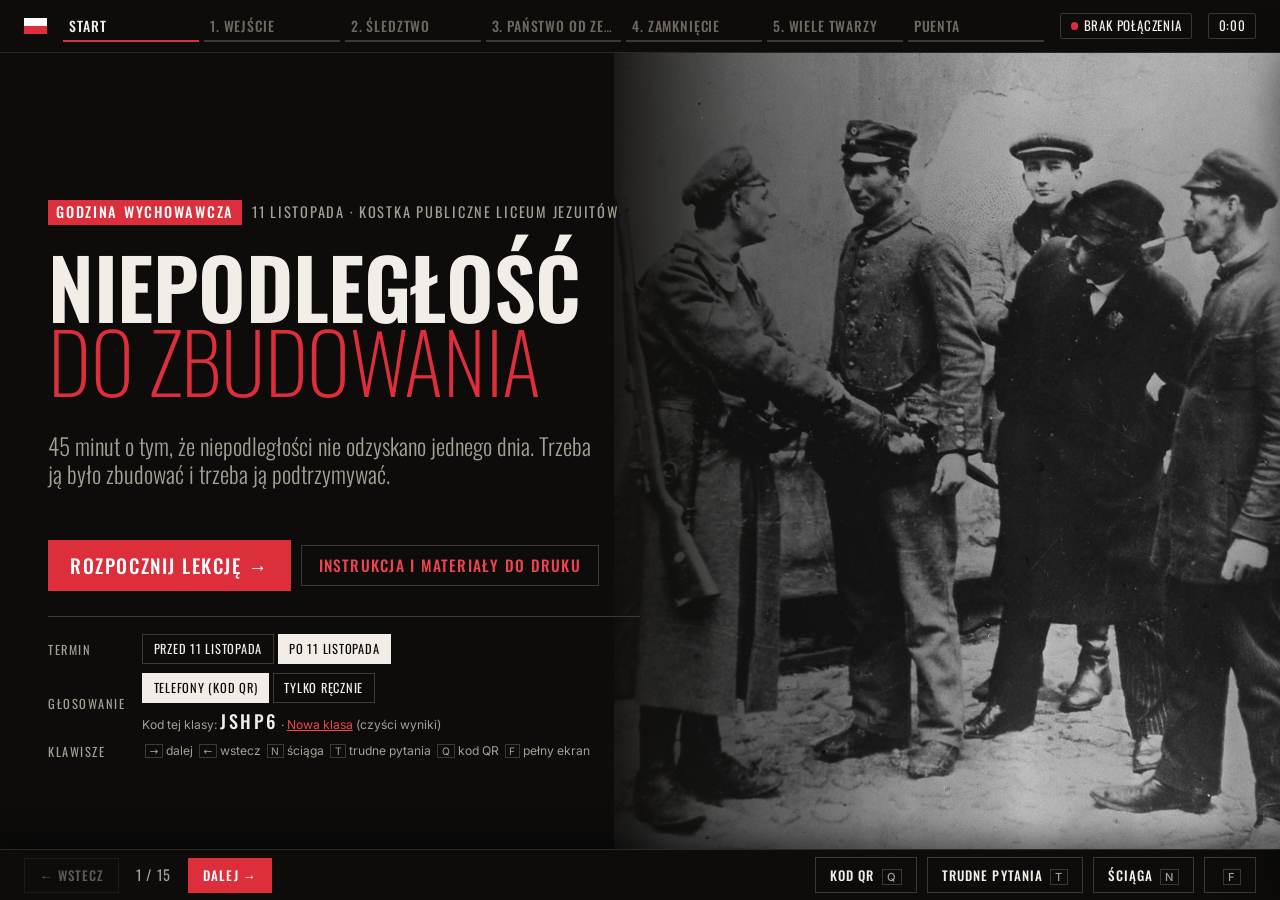
<file: docs/index.html>
<!doctype html>
<html lang="pl">
<head>
<meta charset="utf-8">
<meta name="viewport" content="width=device-width, initial-scale=1">
<meta name="theme-color" content="#0d0c0b">
<title>Niepodległość do zbudowania</title>
<meta name="description" content="Interaktywna lekcja wychowawcza na 11 listopada dla liceum. Ekran projektora z głosowaniem telefonami, symulacją i ściągą dla wychowawcy.">
<link rel="stylesheet" href="fonts/fonty.css">
<link rel="icon" href="data:image/svg+xml,%3Csvg xmlns='http://www.w3.org/2000/svg' viewBox='0 0 32 32'%3E%3Crect width='32' height='32' rx='6' fill='%230d0c0b'/%3E%3Crect x='6' y='9' width='20' height='7' fill='%23fff'/%3E%3Crect x='6' y='16' width='20' height='7' fill='%23a3171f'/%3E%3C/svg%3E">
<style>
:root{
  --tlo:#0d0c0b; --tlo2:#141210; --papier:#1a1816; --papier2:#211f1c; --tusz:#f2eee7; --szary:#a59e93; --jasny:#6d675e;
  --linia:#2a2724; --linia2:#3c3834; --czerwien:#dc2f3b; --czerwien2:#ef4450; --czerwienG:#a3171f;
  --cond:"Oswald","Arial Narrow","Roboto Condensed",sans-serif; --sans:"Inter",system-ui,-apple-system,"Segoe UI",Roboto,Arial,sans-serif;
  --serif:var(--cond);
  --u:min(.94vw,1.68vh);
}
*{box-sizing:border-box}
html,body{margin:0;height:100%;background:var(--tlo);color:var(--tusz);font-family:var(--sans);overflow:hidden}
body{font-size:calc(var(--u)*1.6);line-height:1.45}
button{font:inherit;color:inherit;cursor:pointer}
h1,h2,h3{font-family:var(--cond);font-weight:500;margin:0;text-transform:uppercase;letter-spacing:.005em;line-height:1.05}
a{color:var(--czerwien2)}
.ukryj{display:none!important}

/* ---------- górny pasek ---------- */
#gora{position:fixed;top:0;left:0;right:0;height:calc(var(--u)*4.4);display:flex;align-items:center;gap:calc(var(--u)*1.4);padding:0 calc(var(--u)*2);background:var(--tlo);z-index:5;border-bottom:1px solid var(--linia)}
#gora .tyt{display:flex;align-items:center;gap:.6em;font-family:var(--cond);font-weight:500;font-size:.9em;letter-spacing:.06em;text-transform:uppercase;white-space:nowrap}
#gora .tyt i{display:inline-flex;flex-direction:column;width:1.3em;height:.9em}
#gora .tyt i:before,#gora .tyt i:after{content:"";flex:1;background:#fff}#gora .tyt i:after{background:var(--czerwien)}
@media (max-width:1900px){#gora .tyt span{display:none}}
#etapy{display:flex;flex:1;gap:calc(var(--u)*.4);min-width:0}
#etapy button{flex:1;min-width:0;border:0;background:transparent;padding:calc(var(--u)*.5) calc(var(--u)*.5) calc(var(--u)*.35);text-align:left;border-bottom:2px solid var(--linia2);font-family:var(--cond);text-transform:uppercase;letter-spacing:.06em;font-size:.72em;color:var(--jasny);white-space:nowrap;overflow:hidden;text-overflow:ellipsis}
#etapy button b{font-weight:500}
#etapy button.byl{border-bottom-color:#6d675e;color:var(--szary)}
#etapy button.teraz{border-bottom-color:var(--czerwien);color:var(--tusz)}
#etapy button span{color:var(--jasny);margin-left:.4em;font-weight:300}
.chip{display:inline-flex;align-items:center;gap:.45em;border:1px solid var(--linia2);border-radius:2px;padding:.2em .7em;font-size:.68em;white-space:nowrap;font-family:var(--cond);letter-spacing:.06em;text-transform:uppercase}
.chip .kropka{width:.55em;height:.55em;border-radius:50%;background:var(--jasny)}
.chip.ok .kropka{background:#3fbf7f}.chip.zle .kropka{background:var(--czerwien)}
#zegar{font-variant-numeric:tabular-nums}

/* ---------- scena ---------- */
#scena{position:absolute;top:calc(var(--u)*4.4);bottom:0;left:0;right:0;display:flex;justify-content:center;overflow:auto;overflow-x:hidden}
#ekran{width:min(100%,calc(var(--u)*150));padding:calc(var(--u)*2.6) calc(var(--u)*4) calc(var(--u)*2);display:flex;flex-direction:column;min-height:100%}
#ekran>*:not(.foto-tlo):not(.podpis){position:relative;z-index:1}
.ekran-in>*:not(.foto-tlo):not(.podpis){animation:wej .45s ease-out both}
.ekran-in>*:nth-child(3){animation-delay:.06s}.ekran-in>*:nth-child(4){animation-delay:.12s}
@keyframes wej{from{opacity:0;transform:translateY(10px)}to{opacity:1;transform:none}}
.ekran-in>.foto-tlo{animation:fotoWej .9s ease-out both}
@keyframes fotoWej{from{opacity:0;transform:scale(1.03)}to{opacity:1;transform:none}}

/* zdjęcia */
.foto-tlo{position:absolute;inset:0;z-index:0;overflow:hidden;pointer-events:none}
.foto-tlo img{position:absolute;top:0;right:0;height:100%;width:52%;object-fit:cover;object-position:center 25%;filter:grayscale(1) contrast(1.12) brightness(.92)}
.foto-tlo:after{content:"";position:absolute;inset:0;background:linear-gradient(90deg,var(--tlo) 0%,var(--tlo) 46%,rgba(13,12,11,.55) 58%,rgba(13,12,11,.05) 80%,rgba(13,12,11,.2) 100%)}
.foto-tlo.pelne img{width:100%}
.foto-tlo.pelne:after{background:linear-gradient(90deg,rgba(13,12,11,.96) 0%,rgba(13,12,11,.82) 45%,rgba(13,12,11,.55) 100%)}
.foto-tlo.slabe img{opacity:.55;width:100%}
.foto-tlo.slabe:after{background:rgba(13,12,11,.82)}
.foto-tlo.kolor img{filter:saturate(1.05) brightness(.95)}
.foto-tlo.kolor.slabe img{filter:brightness(.9)}
.podpis{position:absolute;right:calc(var(--u)*1.6);bottom:calc(var(--u)*1);z-index:2;font-size:.55em;color:rgba(242,238,231,.65);max-width:40%;text-align:right;letter-spacing:.02em}
.fig{margin:0;display:flex;flex-direction:column;gap:.4em}
.fig img{width:100%;height:100%;min-height:0;object-fit:cover;filter:grayscale(1) contrast(1.1);display:block;flex:1}
.fig figcaption{font-size:.6em;color:var(--szary)}

.etykieta{display:flex;align-items:center;gap:.7em;font-family:var(--cond);font-size:.75em;letter-spacing:.12em;text-transform:uppercase;color:var(--szary);margin-bottom:calc(var(--u)*1.1)}
.etykieta b{background:var(--czerwien);color:#fff;font-weight:500;padding:.12em .55em}
.ekran-tyt{font-size:2.6em;line-height:1.04;margin-bottom:calc(var(--u)*1.6);max-width:30em}
.lead{font-family:var(--cond);font-weight:300;font-size:1.9em;line-height:1.25}
.mdl{color:var(--szary)}
.kolumny{display:grid;grid-template-columns:1.25fr 1fr;gap:calc(var(--u)*3);align-items:center;flex:1}
.karta{background:var(--papier);border:1px solid var(--linia);padding:calc(var(--u)*1.6) calc(var(--u)*1.8)}
.przyciski{display:flex;gap:calc(var(--u)*.8);flex-wrap:wrap;margin-top:calc(var(--u)*1.4);align-items:center}
.btn{border:1px solid var(--linia2);background:transparent;border-radius:0;padding:.55em 1.1em;font-family:var(--cond);font-size:.8em;letter-spacing:.08em;text-transform:uppercase;font-weight:500;transition:background .15s,border-color .15s,color .15s}
.btn:hover{border-color:var(--tusz)}
.btn.glowny{background:var(--czerwien);border-color:var(--czerwien);color:#fff}
.btn.glowny:hover{background:var(--czerwien2)}
.btn.maly{font-size:.66em;padding:.35em .75em}
.btn[disabled]{opacity:.35;cursor:default}
.wniosek{border-left:3px solid var(--czerwien);padding:calc(var(--u)*.4) 0 calc(var(--u)*.4) calc(var(--u)*1.8);font-family:var(--cond);font-weight:300;font-size:1.55em;line-height:1.3}
.wniosek.duzy{font-size:2.5em;line-height:1.18;text-transform:uppercase}
.licznik{font-family:var(--cond);text-transform:uppercase;letter-spacing:.08em;font-size:.75em;color:var(--szary)}
.licznik b{color:var(--tusz);font-size:1.5em;font-weight:500;font-variant-numeric:tabular-nums;margin-left:.2em}

/* wielki numer */
.z-numerem{display:grid;grid-template-columns:calc(var(--u)*17) 1fr;gap:calc(var(--u)*3);align-items:start;flex:1}
.numer{font-family:var(--cond);font-weight:500;font-size:12em;line-height:1;margin-top:-.12em;color:transparent;-webkit-text-stroke:2px var(--tusz);letter-spacing:-.02em;position:relative}
.numer sub{display:block;margin-top:0;font-size:.15em;-webkit-text-stroke:0;color:var(--czerwien);letter-spacing:.06em;font-weight:400}

/* ---------- start ---------- */
.start{display:flex;flex-direction:column;justify-content:center;flex:1;max-width:50%;gap:calc(var(--u)*.9)}
.start h1{font-size:4.3em;line-height:.9;font-weight:600;letter-spacing:-.005em}
.start h1 em{display:block;font-style:normal;font-weight:200;color:var(--czerwien)}
.start .lead{font-size:1.2em;color:var(--szary);max-width:24em}
.ustaw{display:grid;grid-template-columns:auto 1fr;gap:calc(var(--u)*.7) calc(var(--u)*1.4);align-items:center;margin-top:calc(var(--u)*1.2);padding-top:calc(var(--u)*1.4);border-top:1px solid var(--linia2);font-size:.9em}
.ustaw h3{font-family:var(--cond);font-size:.72em;letter-spacing:.12em;color:var(--szary);font-weight:400}
.przel{display:flex;gap:4px;flex-wrap:wrap}
.przel button{border:1px solid var(--linia2);background:transparent;padding:.4em .85em;font-family:var(--cond);text-transform:uppercase;letter-spacing:.06em;font-size:.72em}
.przel button.wl{background:var(--tusz);color:var(--tlo);border-color:var(--tusz)}
.mini{font-size:.7em;color:var(--szary);line-height:1.45}
.kodsesji{font-family:var(--cond);font-size:1.5em;letter-spacing:.14em;font-weight:500;color:var(--tusz)}

/* ---------- QR ---------- */
.qrbox{display:flex;flex-direction:column;align-items:center;gap:calc(var(--u)*.8)}
.qrbox .qr{background:#fff;padding:calc(var(--u)*1.2)}
.qrbox .qr svg{display:block;width:calc(var(--u)*22);height:calc(var(--u)*22)}
.qrbox .adres{font-size:.75em;color:var(--szary);text-align:center;word-break:break-all}
.qrbox .adres b{color:var(--tusz);font-family:var(--cond);font-size:1.8em;letter-spacing:.14em;font-weight:500}

/* ---------- quiz ---------- */
.opcje{display:flex;flex-direction:column;gap:calc(var(--u)*.55)}
.opcja{position:relative;display:grid;grid-template-columns:calc(var(--u)*3) 1fr auto;align-items:center;gap:calc(var(--u)*1);background:var(--papier);border:1px solid var(--linia);padding:calc(var(--u)*.9) calc(var(--u)*1.2);overflow:hidden;font-size:1.02em}
.opcja .lit{font-family:var(--cond);font-weight:500;font-size:1.35em;color:var(--czerwien)}
.opcja .pasek{position:absolute;left:0;top:0;bottom:0;background:rgba(242,238,231,.08);z-index:0;transition:width .7s cubic-bezier(.2,.7,.2,1)}
.opcja>*:not(.pasek){position:relative;z-index:1}
.opcja .wyn{font-family:var(--cond);font-variant-numeric:tabular-nums;font-weight:500;display:flex;align-items:center;gap:.5em;font-size:1.05em}
.opcja.dobra{border-color:var(--czerwien);box-shadow:inset 4px 0 0 var(--czerwien)}
.opcja.dobra .pasek{background:rgba(220,47,59,.35)}
.opcja.zla{opacity:.4}
.plusminus{display:inline-flex;gap:3px}
.plusminus button{border:1px solid var(--linia2);background:var(--tlo2);width:1.6em;height:1.6em;font-size:.85em;line-height:1;padding:0}
.wyjasn{margin-top:calc(var(--u)*1.2);border-left:3px solid var(--czerwien);padding:calc(var(--u)*.3) 0 calc(var(--u)*.3) calc(var(--u)*1.4);font-size:.95em;color:var(--tusz)}
.odp-z-foto{display:grid;grid-template-columns:1fr calc(var(--u)*24);gap:calc(var(--u)*2);align-items:stretch;margin-top:calc(var(--u)*1.2)}
.odp-z-foto .wyjasn{margin-top:0}
.odp-z-foto .fig{height:calc(var(--u)*16)}

/* ---------- oś czasu ---------- */
.os{position:relative;z-index:3;display:grid;grid-template-columns:repeat(9,1fr);border-top:1px solid var(--linia2);margin-bottom:calc(var(--u)*1.6)}
.punkt{border:0;background:transparent;padding:calc(var(--u)*.7) 0 0;text-align:left;position:relative;font-family:var(--cond);color:var(--jasny);letter-spacing:.04em}
.punkt:before{content:"";position:absolute;top:-1px;left:0;right:calc(var(--u)*1);height:3px;background:transparent;transition:background .2s}
.punkt i{display:none}
.punkt span{font-size:1.15em;font-weight:500}
.punkt.wid{color:var(--szary)}
.punkt.akt{color:var(--tusz)}
.punkt.akt:before{background:var(--czerwien)}
.punkt.jedenasty span{color:var(--czerwien2)}
.os-opis{flex:1;min-height:0}
.os-det{display:grid;grid-template-columns:auto 1fr calc(var(--u)*30);gap:calc(var(--u)*2.6);align-items:start;height:100%}
.os-det .dzien{pointer-events:none;font-family:var(--cond);line-height:.8;text-align:left}
.os-det .dzien b{display:block;font-size:11em;font-weight:500;color:transparent;-webkit-text-stroke:2px var(--tusz)}
.os-det .dzien span{display:block;font-size:1.2em;letter-spacing:.2em;color:var(--czerwien);margin-top:.9em;font-weight:400}
.os-det .wyd{font-family:var(--cond);font-weight:300;font-size:1.75em;line-height:1.28}
.os-det .arg{margin-top:1em;color:var(--szary);font-size:.95em;border-top:1px solid var(--linia2);padding-top:.8em}
.os-det .arg b{display:block;color:var(--czerwien);font-family:var(--cond);font-weight:500;text-transform:uppercase;letter-spacing:.1em;font-size:.8em;margin-bottom:.2em}
.os-det .fig{height:calc(var(--u)*30)}

/* ---------- wyniki daty (pionowe słupki) ---------- */
.slupki{display:grid;grid-template-columns:repeat(var(--n),1fr);gap:calc(var(--u)*.8);align-items:end;height:calc(var(--u)*22);margin-top:calc(var(--u)*1)}
.slupek{display:flex;flex-direction:column;align-items:center;justify-content:flex-end;height:100%;gap:.3em}
.slupek .s{width:62%;background:var(--linia2);transition:height .7s cubic-bezier(.2,.7,.2,1);min-height:2px}
.slupek.max .s{background:var(--czerwien)}
.slupek .l{font-family:var(--cond);font-size:1.4em;font-weight:500;font-variant-numeric:tabular-nums}
.slupek .d{font-family:var(--cond);font-size:.95em;text-align:center;line-height:1.2;color:var(--szary);letter-spacing:.04em;height:1.6em}
.slupek.jedenasty .d{color:var(--czerwien2)}

/* ---------- symulacja ---------- */
.kroki{display:flex;flex-direction:column;counter-reset:k}
.krok{display:grid;grid-template-columns:calc(var(--u)*3.6) 1fr auto;gap:calc(var(--u)*1);align-items:baseline;padding:calc(var(--u)*.8) 0;border-bottom:1px solid var(--linia2)}
.krok:before{counter-increment:k;content:"0" counter(k);font-family:var(--cond);font-size:1.3em;color:var(--czerwien);font-weight:500}
.krok .cz{font-family:var(--cond);font-size:.8em;color:var(--szary);letter-spacing:.08em;text-transform:uppercase}
.minutnik{font-family:var(--cond);font-size:9em;font-weight:300;line-height:1;font-variant-numeric:tabular-nums;text-align:center;letter-spacing:-.01em}
.minutnik.po-czasie{color:var(--czerwien)}
.zetony{display:flex;gap:.6em;justify-content:center;margin:calc(var(--u)*.6) 0 calc(var(--u)*1)}
.zetony i{width:calc(var(--u)*2.6);height:calc(var(--u)*2.6);border-radius:50%;background:var(--czerwien)}
.sym-prawa{border:1px solid var(--linia2);background:rgba(13,12,11,.6);padding:calc(var(--u)*2);text-align:center}
.siatka{width:100%;table-layout:fixed;border-collapse:separate;border-spacing:4px;font-size:.85em}
.siatka th{font-family:var(--cond);font-weight:400;text-transform:uppercase;letter-spacing:.04em;font-size:.78em;color:var(--szary);padding:.3em;text-align:center;line-height:1.2}
.siatka th.gr{width:calc(var(--u)*7);text-align:left;color:var(--tusz)}
.siatka td button{width:100%;height:calc(var(--u)*3);border:1px solid var(--linia2);background:var(--papier)}
.siatka td button.wl{background:var(--czerwien);border-color:var(--czerwien);color:#fff}
.siatka td.zet{font-family:var(--cond);font-variant-numeric:tabular-nums;text-align:center;color:var(--szary);white-space:nowrap}
.poziome{display:flex;flex-direction:column;gap:calc(var(--u)*.5)}
.poz{display:grid;grid-template-columns:calc(var(--u)*12) 1fr calc(var(--u)*6);align-items:center;gap:calc(var(--u)*.8);font-size:.85em}
.poz .t{height:calc(var(--u)*1.4);background:var(--tlo2);overflow:hidden}
.poz .t i{display:block;height:100%;background:var(--tusz);transition:width .6s}
.poz.zero{color:var(--czerwien2)}
.poz .n{font-family:var(--cond);font-weight:500;font-variant-numeric:tabular-nums;white-space:nowrap;font-size:1.1em}
.poz.zero .n:after{content:" pominięty";font-size:.7em;font-weight:400;text-transform:uppercase;letter-spacing:.06em}
.odsl{display:grid;grid-template-columns:calc(var(--u)*22) 1fr;gap:calc(var(--u)*2.4);align-items:stretch;flex:1}
.lista7{display:flex;flex-direction:column;gap:calc(var(--u)*.35)}
.k7{display:grid;grid-template-columns:calc(var(--u)*2.6) 1fr auto;align-items:center;gap:.5em;text-align:left;border:0;border-bottom:1px solid var(--linia2);background:transparent;padding:.5em .2em;font-family:var(--cond);text-transform:uppercase;letter-spacing:.04em;font-size:1em}
.k7 .nr{font-weight:500;color:var(--jasny);font-size:1.1em}
.k7 .gl{font-family:var(--sans);text-transform:none;letter-spacing:0;font-size:.62em;color:var(--szary);white-space:nowrap}
.k7.odw .nr{color:var(--czerwien)}
.k7.akt{background:var(--czerwien);color:#fff;border-color:var(--czerwien)}
.k7.akt .nr,.k7.akt .gl{color:#fff}
.szczeg{min-height:calc(var(--u)*30)}
.szczeg-in{display:grid;grid-template-columns:1fr calc(var(--u)*30);gap:calc(var(--u)*2.4);height:100%}
.szczeg-in.bez{grid-template-columns:1fr calc(var(--u)*16)}
.gr7{display:flex;align-items:baseline;gap:.4em}
.gr7 .nr{font-family:var(--cond);font-size:2.6em;color:var(--czerwien);font-weight:500;line-height:1}
.gr7 h3{font-size:2.6em}
.szczeg .pr{color:var(--szary);margin:.5em 0 1.1em;font-size:.95em}
.dwie{display:grid;grid-template-columns:1fr 1fr;gap:calc(var(--u)*2);border-top:1px solid var(--linia2);padding-top:1em}
.dwie b{font-family:var(--cond);font-weight:500;font-size:.78em;letter-spacing:.12em;text-transform:uppercase;color:var(--czerwien2)}
.dwie p{margin:.4em 0 0;font-size:.98em;line-height:1.45}
.szczeg .fig{height:100%;max-height:calc(var(--u)*34)}
.wielki-nr{overflow:hidden;font-family:var(--cond);font-weight:500;font-size:10em;line-height:.8;color:transparent;-webkit-text-stroke:2px var(--linia2);text-align:right}

/* ---------- linia wartości ---------- */
.tezy{display:flex;gap:4px;flex-wrap:wrap;margin-bottom:calc(var(--u)*1.4)}
.tezy button{border:1px solid var(--linia2);background:transparent;padding:.3em .8em;font-family:var(--cond);text-transform:uppercase;letter-spacing:.08em;font-size:.68em}
.tezy button.wl{background:var(--tusz);color:var(--tlo);border-color:var(--tusz)}
.teza{font-family:var(--cond);font-weight:300;font-size:2.7em;line-height:1.15;margin-bottom:calc(var(--u)*1.6);text-transform:uppercase}
.linia{position:relative;height:calc(var(--u)*17);margin:0 calc(var(--u)*1)}
.linia .os2{position:absolute;left:0;right:0;bottom:calc(var(--u)*3);height:3px;background:linear-gradient(90deg,#fff,var(--linia2) 50%,var(--czerwien))}
.linia .kr{position:absolute;bottom:calc(var(--u)*3 - var(--u)*.55);width:calc(var(--u)*1.1);height:calc(var(--u)*1.1);margin-left:calc(var(--u)*-.55);border-radius:50%;background:var(--tusz);transition:left .6s,bottom .6s}
.linia .opis{position:absolute;bottom:0;font-family:var(--cond);text-transform:uppercase;letter-spacing:.08em;font-size:.72em;color:var(--szary)}
.linia .opis.p{right:0}
.linia .sr{position:absolute;bottom:calc(var(--u)*3);width:2px;margin-left:-1px;height:calc(var(--u)*13);background:var(--czerwien)}
.linia .sr span{position:absolute;top:-1.5em;left:50%;transform:translateX(-50%);font-family:var(--cond);text-transform:uppercase;letter-spacing:.1em;font-size:.65em;white-space:nowrap;color:var(--czerwien2)}
.segmenty{display:grid;grid-template-columns:repeat(5,1fr);gap:6px;margin-top:calc(var(--u)*1)}
.segmenty div{display:flex;flex-direction:column;align-items:center;gap:.3em;font-size:.7em;color:var(--szary);text-align:center}

/* ---------- refleksja ---------- */
.sciana{display:flex;flex-wrap:wrap;gap:calc(var(--u)*.7);align-content:flex-start;min-height:calc(var(--u)*18);padding:calc(var(--u)*.5) 0}
.kart{background:var(--tusz);color:var(--tlo);padding:.55em .85em;font-size:1em;max-width:calc(var(--u)*32);animation:wej .4s ease-out;cursor:pointer;line-height:1.3;font-weight:500}
.kart:nth-child(5n+2){background:var(--czerwien);color:#fff}
.kart.ukr{opacity:.2;text-decoration:line-through}
.chmura{display:flex;flex-wrap:wrap;gap:.2em .9em;justify-content:center;align-items:center;min-height:calc(var(--u)*20);padding:calc(var(--u)*1);font-family:var(--cond);text-transform:uppercase}
.chmura span{line-height:1.05;cursor:pointer}
.zaslona{display:flex;align-items:center;justify-content:center;min-height:calc(var(--u)*18);color:var(--szary);border:1px dashed var(--linia2)}
.wpisz{display:flex;gap:.5em;margin-top:calc(var(--u)*.8)}
.wpisz input{flex:1;font:inherit;font-size:.85em;padding:.5em .8em;border:1px solid var(--linia2);background:var(--papier);color:var(--tusz)}

/* ---------- moduły ---------- */
.postacie{display:grid;grid-template-columns:repeat(7,1fr);gap:calc(var(--u)*.8)}
.postac{border:0;background:transparent;padding:0;text-align:left;display:flex;flex-direction:column;gap:.35em}
.postac img{width:100%;aspect-ratio:4/5;object-fit:cover;object-position:center 20%;filter:grayscale(1) contrast(1.1);opacity:.75;transition:opacity .2s}
.postac:hover img,.postac.akt img{opacity:1}
.postac h3{font-size:.95em;line-height:1.1}
.postac .lata{font-size:.62em;color:var(--szary)}
.postac p{display:none}
.postac.akt h3{color:var(--czerwien2)}
.postac.akt img{outline:3px solid var(--czerwien);outline-offset:-3px}
.bio-ekran{margin-top:calc(var(--u)*1.4);border-top:1px solid var(--linia2);padding-top:calc(var(--u)*1.2)}
.bio-ekran h3{font-size:1.6em}
.historia{display:flex;flex-direction:column}
.historia div{display:grid;grid-template-columns:calc(var(--u)*17) 1fr;gap:calc(var(--u)*1.5);padding:calc(var(--u)*.8) 0;border-bottom:1px solid var(--linia2);align-items:baseline}
.historia b{font-family:var(--cond);font-size:2em;font-weight:500;color:transparent;-webkit-text-stroke:1.5px var(--tusz);line-height:1}
.historia div:nth-child(2) b,.historia div:nth-child(5) b{-webkit-text-stroke:0;color:var(--czerwien)}

/* ---------- zwrot akcji ---------- */
.zwrot{display:grid;grid-template-columns:repeat(12,1fr);gap:calc(var(--u)*.5);margin-top:calc(var(--u)*.4)}
.osoba{display:flex;flex-direction:column;gap:.3em;animation:obrot .7s cubic-bezier(.2,.7,.2,1) both}
.osoba img{width:100%;aspect-ratio:3/4;object-fit:cover;object-position:center 18%}
.osoba span{font-family:var(--cond);text-transform:uppercase;letter-spacing:.02em;font-size:.6em;line-height:1.15}
@keyframes obrot{from{opacity:0;transform:perspective(800px) rotateY(90deg)}to{opacity:1;transform:none}}
#ekran>div.puenta-zwrot.puenta-zwrot{position:relative;margin-top:calc(var(--u)*2.2);width:100%;background:rgba(13,12,11,.95);border:1px solid var(--linia2);border-top:4px solid var(--czerwien);padding:calc(var(--u)*2.4) calc(var(--u)*3);box-shadow:0 30px 80px rgba(0,0,0,.75);z-index:5;animation:wyskok .6s cubic-bezier(.2,.8,.2,1) 2.2s both}
.puenta-zwrot h2{font-size:3em;margin-bottom:.3em}
.puenta-zwrot p{margin:0 0 .8em;font-size:1.05em;color:var(--szary)}
.puenta-zwrot .pyt{font-family:var(--cond);font-weight:300;font-size:2.3em;line-height:1.2;color:var(--tusz);text-transform:uppercase;margin:0;border-left:3px solid var(--czerwien);padding-left:calc(var(--u)*1.4)}
@keyframes wyskok{from{opacity:0;transform:translateY(30px) scale(.98)}to{opacity:1;transform:none}}

/* ---------- koniec ---------- */
.koniec{flex:1;display:flex;flex-direction:column;justify-content:center;align-items:flex-start;gap:calc(var(--u)*2.4);max-width:70%}
.koniec .zd{font-family:var(--cond);font-weight:300;font-size:3em;line-height:1.15;text-transform:uppercase;border-left:3px solid var(--czerwien);padding-left:calc(var(--u)*2)}
.koniec .daty{font-family:var(--cond);font-size:1em;letter-spacing:.3em;text-transform:uppercase;color:var(--szary);padding-left:calc(var(--u)*2.2)}
.koniec .pas2{width:calc(var(--u)*10);height:calc(var(--u)*1.3);display:flex;flex-direction:column;margin-left:calc(var(--u)*2.2)}
.koniec .pas2 i{flex:1;background:#fff}.koniec .pas2 i+i{background:var(--czerwien)}

/* ---------- dolny pasek ---------- */
#dol{transform:translateY(100%);transition:transform .25s ease;position:fixed;bottom:0;left:0;right:0;height:calc(var(--u)*4.2);display:flex;align-items:center;gap:calc(var(--u)*.8);padding:0 calc(var(--u)*2);border-top:1px solid var(--linia);background:var(--tlo);z-index:5}
#dol .btn{font-size:.68em}
#nr{font-family:var(--cond);font-size:.75em;color:var(--szary);font-variant-numeric:tabular-nums;margin:0 .5em;letter-spacing:.08em}
.odstep{flex:1}
#dol.wid{transform:none;box-shadow:0 -10px 30px rgba(0,0,0,.5)}
#strefa{position:fixed;left:0;right:0;bottom:0;height:calc(var(--u)*3);z-index:4}
kbd{font-family:var(--sans);font-size:.85em;border:1px solid var(--linia2);padding:0 .35em;margin-left:.3em;text-transform:none;color:var(--szary)}

/* ---------- panel nauczyciela (jasny, jak kartka) ---------- */
#panel{position:fixed;top:calc(var(--u)*4.4);bottom:0;right:0;width:min(34vw,560px);background:#efe9df;color:#1f1d1a;z-index:6;transform:translateX(102%);transition:transform .3s ease;overflow:auto;padding:calc(var(--u)*1.6);font-size:.82em;box-shadow:-10px 0 40px rgba(0,0,0,.5)}
#panel.otw{transform:none}
#panel h2{font-size:1.6em;color:#1f1d1a;margin-bottom:.2em}
#panel h4{font-family:var(--cond);font-weight:500;font-size:.75em;letter-spacing:.14em;text-transform:uppercase;color:var(--czerwienG);margin:1.3em 0 .4em}
#panel ul{margin:0;padding-left:1.1em}
#panel li{margin:.25em 0}
#panel .pow{background:#fff;border-left:3px solid var(--czerwienG);padding:.5em .8em;margin:.35em 0;font-style:italic}
#panel .btn{color:#1f1d1a;border-color:#bdb4a5}
#panel .tmr{display:flex;align-items:center;gap:.6em;background:#fff;padding:.6em .8em;margin-top:.6em}
#panel .tmr .t{font-family:var(--cond);font-size:2em;font-variant-numeric:tabular-nums;min-width:3em}
#panel .tmr.po-czasie .t{color:var(--czerwienG)}
#panel .czas{color:#6b645a}
#panel details{border-top:1px solid #d6cdbd;padding:.45em 0}
#panel summary{cursor:pointer;font-weight:600}
#panel details p{margin:.4em 0 .2em;color:#3d3832}

/* ---------- nakładki ---------- */
.nakladka{position:fixed;inset:0;background:rgba(13,12,11,.97);z-index:10;display:flex;align-items:center;justify-content:center;padding:calc(var(--u)*3)}
.nakladka .zamk{position:absolute;top:calc(var(--u)*1.5);right:calc(var(--u)*2)}
.nakladka .qrbox .qr svg{width:min(60vh,calc(var(--u)*40));height:min(60vh,calc(var(--u)*40))}
.nakladka .etykieta{justify-content:center}
.trudne{max-width:calc(var(--u)*110);width:100%;max-height:100%;overflow:auto}
.trudne .etykieta{justify-content:flex-start}
.trudne details{border-bottom:1px solid var(--linia2);padding:calc(var(--u)*.9) 0}
.trudne summary{cursor:pointer;font-family:var(--cond);font-size:1.2em;font-weight:400;letter-spacing:.01em}
.trudne p{margin:.6em 0 .2em;font-size:.95em;color:var(--szary)}
#toast{position:fixed;left:50%;bottom:calc(var(--u)*5.5);transform:translateX(-50%);background:var(--czerwien);color:#fff;padding:.5em 1em;font-family:var(--cond);text-transform:uppercase;letter-spacing:.08em;font-size:.75em;z-index:20;opacity:0;transition:opacity .3s;pointer-events:none}
#toast.wid{opacity:1}
@media (max-aspect-ratio:4/3){.kolumny{grid-template-columns:1fr}.start{max-width:100%}.odsl,.dwie,.szczeg-in,.os-det,.z-numerem{grid-template-columns:1fr}.postacie{grid-template-columns:repeat(4,1fr)}.foto-tlo img{width:100%;opacity:.35}}
@media (prefers-reduced-motion:reduce){*{animation:none!important;transition:none!important}}
</style>
</head>
<body>
<header id="gora">
  <div class="tyt"><i></i><span>Niepodległość do zbudowania</span></div>
  <nav id="etapy"></nav>
  <span class="chip" id="polacz"><span class="kropka"></span><span id="polaczTxt">tryb ręczny</span></span>
  <span class="chip" title="Czas od rozpoczęcia lekcji"><span id="zegar">0:00</span></span>
</header>
<main id="scena"><div id="ekran"></div></main>
<div id="strefa"></div>
<footer id="dol">
  <button class="btn" id="wstecz" title="Poprzedni ekran (←)">← Wstecz</button>
  <span id="nr"></span>
  <button class="btn glowny" id="dalej" title="Następny ekran (→ lub spacja)">Dalej →</button>
  <span class="odstep"></span>
  <button class="btn" data-akcja="qr" title="Kod QR dla spóźnionych (Q)">Kod QR <kbd>Q</kbd></button>
  <button class="btn" data-akcja="trudne" title="Trudne pytania uczniów (T)">Trudne pytania <kbd>T</kbd></button>
  <button class="btn" data-akcja="panel" title="Ściąga dla wychowawcy (N)">Ściąga <kbd>N</kbd></button>
  <button class="btn" data-akcja="pelny" title="Pełny ekran (F)"><kbd>F</kbd></button>
</footer>
<aside id="panel" aria-label="Ściąga dla wychowawcy"></aside>
<div id="nakladka" class="nakladka ukryj"></div>
<div id="toast"></div>

<script src="tresc.js"></script>
<script src="ustawienia.js"></script>
<script src="qrcode.js"></script>
<script src="img/zrodla.js"></script>
<script>
(function(){
"use strict";
var T = window.TRESC, U = window.USTAWIENIA || {};
var ADRES = (U.ADRES || "").trim();
var KLUCZ = "ndz-stan-v1";
var LITERY = "ABCDEFGH";

/* ================= stan ================= */
function nowyKod(){ var a="ABCDEFGHJKLMNPRSTUWXYZ23456789", s=""; for(var i=0;i<5;i++) s+=a[Math.floor(Math.random()*a.length)]; return s; }
function nowyTok(){ return Math.random().toString(36).slice(2)+Date.now().toString(36); }
function domyslny(){
  var d=new Date(); var przed = (d.getMonth()<10) || (d.getMonth()===10 && d.getDate()<11);
  return { wariant: przed?"przed":"po", reczny: !ADRES, kod:nowyKod(), tok:nowyTok(),
    idx:0, start:0, odsl:{}, man:{}, grupy:{n:5, wyb:[]}, odwr:{}, teza:0, ref:0, karta:-1, zwrot:0, notatki:[], ukryte:{}, widok:"sciana", zaslona:false, os:-1, osWid:{}, postac:-1 };
}
var S;
try { S = JSON.parse(localStorage.getItem(KLUCZ)) || domyslny(); } catch(e){ S = domyslny(); }
var D = domyslny(); for (var k in D) if (!(k in S)) S[k]=D[k];
if (!ADRES) S.reczny = true;
function zapisz(){ try{ localStorage.setItem(KLUCZ, JSON.stringify(S)); }catch(e){} }

/* ================= pomocnicze ================= */
function $(s,r){ return (r||document).querySelector(s); }
function esc(t){ return String(t==null?"":t).replace(/[&<>"]/g,function(c){return {"&":"&amp;","<":"&lt;",">":"&gt;",'"':"&quot;"}[c];}); }
function toast(t){ var e=$("#toast"); e.textContent=t; e.classList.add("wid"); clearTimeout(toast.t); toast.t=setTimeout(function(){e.classList.remove("wid");},2200); }
function mmss(ms){ ms=Math.max(0,Math.round(ms/1000)); return Math.floor(ms/60)+":"+("0"+ms%60).slice(-2); }
var WULG = /(k+u+r+w|ch+u+j|\bh+u+j|p+i+e+r+d+o+l|\bj+e+b|zaj+e+b|wyj+e+b|p+i+z+d|k+u+t+a+s|d+z+i+w+k|sk+u+r+w|sp+i+e+r+d|c+i+p+a|f+u+c+k|sh+i+t)\w*/gi;
function czysc(t){ return String(t).replace(WULG, function(w){ return w[0]+"•••"; }); }
function norm(x){ return String(x).toLowerCase().replace(/[.,!?;:"„”…]+/g,"").replace(/\s+/g," ").trim(); }
function wariant(){ return T.warianty[S.wariant] || T.warianty.przed; }

/* ================= zdjęcia ================= */
var FOTO = window.FOTO || {};
function podpis(k){ var f=FOTO[k]; if(!f) return ''; var wm=/wikimedia/.test(f.zrodlo), au=(f.autor&&!/nieznany/.test(f.autor))?esc(f.autor)+', ':''; return esc(f.opis)+' · '+(wm?au:'')+esc(f.licencja)+(wm?', Wikimedia Commons':''); }
function fotoTlo(k, typ){ if(!FOTO[k]) return ''; return '<div class="foto-tlo '+(typ||'')+'"><img src="img/'+k+'.jpg" alt=""></div><div class="podpis">'+podpis(k)+'</div>'; }
function fig(k){ if(!FOTO[k]) return ''; return '<figure class="fig"><img src="img/'+k+'.jpg" alt="'+esc(FOTO[k].opis)+'"><figcaption>'+podpis(k)+'</figcaption></figure>'; }
function etyk(a,b){ return '<div class="etykieta"><b>'+esc(a)+'</b>'+(b?'<span>'+esc(b)+'</span>':'')+'</div>'; }
var OS_FOTO = ["rada","witos",null,"daszynski","pilsudski2","compiegne",null,"pilsudski","sejm1919"];
var KARTA_FOTO = {0:"marka",2:"haller",3:"wielkopolska",5:"sejm1919"};
var POSTAC_FOTO = ["pilsudski2","dmowski","paderewski","witos","daszynski","korfanty","moraczewska"];
var RZYM = {"X":"października","XI":"listopada"};

/* ================= adres strony uczniów ================= */
function bazowy(){
  if (/^https?:/.test(location.protocol)) return location.href.replace(/[#?].*$/,"").replace(/[^\/]*$/,"");
  return (U.STRONA||"").replace(/\/?$/,"/");
}
function adresUcznia(){ return bazowy()+"glos.html?s="+S.kod; }
function qrSvg(tekst){
  var q=qrcode(0,"M"); q.addData(tekst); q.make();
  var n=q.getModuleCount(), m=2, p="";
  for(var r=0;r<n;r++) for(var c=0;c<n;c++) if(q.isDark(r,c)) p+="M"+(c+m)+" "+(r+m)+"h1v1h-1z";
  return '<svg viewBox="0 0 '+(n+2*m)+' '+(n+2*m)+'" shape-rendering="crispEdges"><path d="'+p+'" fill="#23211e"/></svg>';
}
function blokQR(){
  return '<div class="qrbox"><div class="qr">'+qrSvg(adresUcznia())+'</div><div class="adres">'+esc(adresUcznia().replace(/^https?:\/\//,"").replace(/glos\.html\?s=.*/,"glos.html"))+'<br>kod klasy: <b>'+S.kod+'</b></div></div>';
}

/* ================= łączność z zapleczem ================= */
var NA_ZYWO = function(){ return !!ADRES && !S.reczny; };
var R = {};              // wyniki z telefonów: {qid:{n, v:[]}}
var ostatniCur = null, stanPol = "brak";
function ustawPol(s){ stanPol=s; var e=$("#polacz"); e.classList.toggle("ok", s==="ok"); e.classList.toggle("zle", s==="blad");
  $("#polaczTxt").textContent = !NA_ZYWO() ? "tryb ręczny" : s==="ok" ? "telefony: kod "+S.kod : s==="blad" ? "brak połączenia" : "łączenie…"; }
function post(obj){
  obj.s=S.kod; obj.tok=S.tok;
  return fetch(ADRES,{method:"POST",headers:{"Content-Type":"text/plain;charset=utf-8"},body:JSON.stringify(obj)})
    .then(function(r){return r.json();}).then(function(j){ if(j.ok) ustawPol("ok"); else if(j.blad==="token"){ toast("Ten kod klasy jest zajęty. Kliknij „Nowa klasa” na ekranie startowym."); ustawPol("blad"); } return j; })
    .catch(function(){ ustawPol("blad"); });
}
function ustawCur(p){
  if (!NA_ZYWO()) return;
  var klucz = JSON.stringify(p);
  if (klucz === ostatniCur) return;
  ostatniCur = klucz;
  post({akcja:"pytanie", p:p}).then(function(j){ if(!j||!j.ok) ostatniCur=null; });
}
function pobierz(qid){
  if (!NA_ZYWO() || !qid) return;
  fetch(ADRES+"?co=wyniki&s="+S.kod+"&q="+encodeURIComponent(qid)).then(function(r){return r.json();}).then(function(j){
    if(!j.ok) return; ustawPol("ok");
    var stare = JSON.stringify(R[qid]); R[qid]={n:j.n, v:j.v};
    if (stare !== JSON.stringify(R[qid])) odswiez();
  }).catch(function(){ ustawPol("blad"); });
}
setInterval(function(){ var e=EKR[S.idx]; if(e && e.q && document.visibilityState==="visible") pobierz(e.q()); }, 2500);
setInterval(function(){ if(NA_ZYWO()) ostatniCur=null, ustawCur(curDla(EKR[S.idx])); }, 30000); // odświeżenie, gdyby pamięć wygasła

/* liczenie głosów: telefony + ręczne */
function liczby(qid, n){
  var a=[]; for(var i=0;i<n;i++) a[i]=0;
  var m=S.man[qid]||[]; for(i=0;i<n;i++) a[i]+= (m[i]||0);
  if (NA_ZYWO() && R[qid]) R[qid].v.forEach(function(v){ if(v>=0&&v<n) a[v]++; });
  return a;
}
function plus(qid,i,d,n){ var m=S.man[qid]||(S.man[qid]=[]); for(var j=0;j<n;j++) m[j]=m[j]||0; m[i]=Math.max(0,m[i]+d); zapisz(); odswiez(); }
function pokazPM(){ return S.reczny || $("#panel").classList.contains("otw"); }

/* ================= minutniki ================= */
var MIN = {}; // nazwa -> {dur, end, left, run, dzwonek}
function minStart(n,dur){ var m=MIN[n]; if(!m||dur){ m=MIN[n]={dur:dur||m.dur,left:dur||m.dur,run:false,dz:false}; } if(m.left<=0) m.left=m.dur, m.dz=false; m.end=Date.now()+m.left; m.run=true; tik(); }
function minPauza(n){ var m=MIN[n]; if(!m) return; if(m.run){ m.left=m.end-Date.now(); m.run=false; } tik(); }
function minReset(n,dur){ MIN[n]={dur:dur,left:dur,run:false,dz:false}; tik(); }
function minPoz(n){ var m=MIN[n]; if(!m) return 0; return m.run? m.end-Date.now() : m.left; }
function dzwonek(){
  try{ var c=new (window.AudioContext||window.webkitAudioContext)(); [660,880,660].forEach(function(f,i){ var o=c.createOscillator(), g=c.createGain(); o.type="sine"; o.frequency.value=f; o.connect(g); g.connect(c.destination); var t=c.currentTime+i*.35; g.gain.setValueAtTime(0,t); g.gain.linearRampToValueAtTime(.18,t+.04); g.gain.exponentialRampToValueAtTime(.001,t+.9); o.start(t); o.stop(t+1); }); }catch(e){}
}
function tik(){
  for (var n in MIN){ var m=MIN[n]; if(m.run && m.end-Date.now()<=0){ m.run=false; m.left=0; if(!m.dz){ m.dz=true; dzwonek(); toast("Koniec czasu"); } } }
  document.querySelectorAll("[data-min]").forEach(function(el){ var n=el.getAttribute("data-min"); el.textContent=mmss(minPoz(n)); var k=MIN[n]&&MIN[n].left<=0&&!MIN[n].run; el.closest(".tmr,.minutnik") && el.closest(".tmr,.minutnik").classList.toggle("po-czasie", !!k); });
  document.querySelectorAll("[data-minbtn]").forEach(function(b){ var m=MIN[b.getAttribute("data-minbtn")]; b.textContent = m&&m.run ? "Pauza" : "Start"; });
  $("#zegar").textContent = S.start ? mmss(Date.now()-S.start) : "0:00";
}
setInterval(tik, 500);

/* ================= etapy ================= */
var ETAPY = [
  {id:"s", nazwa:"Start", min:0},
  {id:"1", nazwa:"1. Wejście", min:5},
  {id:"2", nazwa:"2. Śledztwo", min:8},
  {id:"3", nazwa:"3. Państwo od zera", min:15},
  {id:"4", nazwa:"4. Zamknięcie", min:5},
  {id:"m", nazwa:"5. Wiele twarzy", min:10},
  {id:"p", nazwa:"Puenta", min:2}
];

/* ================= ekrany ================= */
function quiz(qid, P, etap, nrPyt){
  return {
    id:qid, etap:etap, q:function(){return qid;},
    sciaga: nrPyt===1 ? {czas:"2 min", powiedz:["Zacznijmy od szybkiego sprawdzianu, bez ocen. Co właściwie wydarzyło się 11 listopada 1918 roku? Głosujcie na telefonach."],
        oczekuj:["Poczekaj, aż licznik głosów przestanie rosnąć (zwykle 30–60 s). Kliknij „Pokaż wyniki”, a potem „Pokaż odpowiedź”."], uwagi:[]}
      : {czas:"2 min", powiedz:["Drugie pytanie: ile walut było w obiegu na ziemiach polskich pod koniec 1918 roku?"],
        oczekuj:["Większość zgaduje „jedną” albo „dwie”. Po odsłonie przeczytaj zdanie przejścia z ekranu."], uwagi:[]},
    cur:function(){ return {id:qid, typ:"wybor", tresc:P.tresc, opcje:P.opcje}; },
    html:function(){
      return '<div class="z-numerem"><div class="numer">0'+nrPyt+'<sub>/ 02</sub></div><div>'+etyk("Etap 1 · Wejście","Pytanie "+nrPyt+" z 2")+'<h2 class="ekran-tyt">'+esc(P.tresc)+'</h2><div id="dyn"></div></div></div>';
    },
    dyn:function(){
      var o=S.odsl[qid]||0, n=P.opcje.length, l=liczby(qid,n), suma=l.reduce(function(a,b){return a+b;},0), mx=Math.max.apply(null,l.concat([1]));
      var h='<div class="opcje">';
      P.opcje.forEach(function(t,i){
        var kl = o>=2 ? (i===P.poprawna?" dobra":" zla") : "";
        h+='<div class="opcja'+kl+'"><div class="pasek" style="width:'+(o>=1? (l[i]/Math.max(suma,1)*100):0)+'%"></div><span class="lit">'+LITERY[i]+'</span><span>'+esc(t)+'</span><span class="wyn">'+
          (o>=1? l[i]+' <span class="mdl" style="font-weight:400">('+Math.round(l[i]/Math.max(suma,1)*100)+'%)</span>':'')+
          (pokazPM()? '<span class="plusminus"><button data-plus="'+qid+'|'+i+'|-1|'+n+'">−</button><button data-plus="'+qid+'|'+i+'|1|'+n+'">+</button></span>':'')+'</span></div>';
      });
      h+='</div><div class="przyciski"><span class="licznik">Głosów: <b>'+suma+'</b></span><span class="odstep"></span>'+
        (o<1?'<button class="btn" data-odsl="'+qid+'|1">Pokaż wyniki</button>':'')+
        (o<2?'<button class="btn glowny" data-odsl="'+qid+'|2">Pokaż odpowiedź</button>':'<button class="btn maly" data-reset="'+qid+'">Wyczyść głosy</button>')+'</div>';
      if (o>=2){ h+='<div class="odp-z-foto"><div><div class="wyjasn">'+esc(P.wyjasnienie)+'</div>'+(P.przejscie?'<div class="wniosek" style="margin-top:1em;font-size:1.3em">„'+esc(P.przejscie)+'”</div>':'')+'</div>'+fig(nrPyt===1?"oredzie":"marka")+'</div>'; }
      return h;
    }
  };
}

var EKR_WSZ = [
  { id:"start", etap:"s", cur:function(){return {id:"czekaj0",typ:"czekaj",tresc:"Lekcja zaraz się zacznie."};},
    html:function(){
      var w=S.wariant;
      return fotoTlo("rozbrajanie")+'<div class="start">'+etyk("Godzina wychowawcza","11 listopada · KOSTKA Publiczne Liceum Jezuitów")+'<h1>Niepodległość<em>do zbudowania</em></h1>'+
        '<p class="lead">45 minut o tym, że niepodległości nie odzyskano jednego dnia. Trzeba ją było zbudować i trzeba ją podtrzymywać.</p>'+
        '<div class="przyciski"><button class="btn glowny" data-akcja="zacznij" style="font-size:1em">Rozpocznij lekcję →</button>'+
        '<a class="btn" href="druk.html" target="_blank" style="text-decoration:none">Instrukcja i materiały do druku</a>'+
        '</div>'+
        '<div class="ustaw">'+
          '<h3>Termin</h3><div class="przel"><button data-wariant="przed" class="'+(w==="przed"?"wl":"")+'">Przed 11 listopada</button><button data-wariant="po" class="'+(w==="po"?"wl":"")+'">Po 11 listopada</button></div>'+
          '<h3>Głosowanie</h3>'+(ADRES?
            '<div><div class="przel"><button data-tryb="tel" class="'+(!S.reczny?"wl":"")+'">Telefony (kod QR)</button><button data-tryb="rek" class="'+(S.reczny?"wl":"")+'">Tylko ręcznie</button></div>'+
            '<div class="mini" style="margin-top:.4em">'+(!S.reczny?'Kod tej klasy: <span class="kodsesji">'+S.kod+'</span> · <a href="#" data-akcja="nowa">Nowa klasa</a> (czyści wyniki)':'Głosy wpisujesz przyciskami + i −. Działa bez internetu.')+'</div></div>'
            :'<div class="mini">Tryb ręczny: głosy wpisujesz przyciskami + i −. Telefony włączysz, wpisując adres zaplecza w <code>ustawienia.js</code>. <a href="#" data-akcja="nowa">Wyczyść wyniki</a></div>')+
          '<h3>Klawisze</h3><div class="mini"><kbd>→</kbd> dalej <kbd>←</kbd> wstecz <kbd>N</kbd> ściąga <kbd>T</kbd> trudne pytania <kbd>Q</kbd> kod QR <kbd>F</kbd> pełny ekran</div>'+
        '</div></div>';
    },
    sciaga:{czas:"przed lekcją", powiedz:[], oczekuj:[], uwagi:[
      "Wybierz termin (przed czy po święcie). Aplikacja ustawia go sama według daty, ale możesz zmienić.",
      "Rozdaj każdej grupie komplet 7 kart problemów i kartę notatek (druk.html). Przygotuj 4–6 grup.",
      "Jeśli działa głosowanie telefonami, każda klasa ma osobny kod. Przed lekcją w nowej klasie kliknij „Nowa klasa”.",
      "Klawisz N otwiera tę ściągę na każdym ekranie. Uczniowie widzą ją, jeśli ekran laptopa jest powielony na projektorze, więc zerkaj krótko lub ustaw projektor jako rozszerzenie pulpitu."]}
  },
  { id:"wejscie", etap:"1",
    cur:function(){return {id:"czekaj1",typ:"czekaj",tresc:"Jesteś połączony. Za chwilę pierwsze pytanie."};},
    html:function(){
      var tel=NA_ZYWO();
      return fotoTlo("rozbrajanie","pelne")+etyk("Etap 1 · Wejście")+'<div class="kolumny"><div><p class="lead">„'+esc(wariant().otwarcie)+'”</p>'+
        (tel?''
            :'<p class="mdl" style="margin-top:1.4em">Za chwilę dwa szybkie pytania.</p>')+
        '</div>'+(tel? blokQR() : '<div class="wniosek duzy" style="font-size:2.2em">Co właściwie wydarzyło się 11 listopada 1918 roku?</div>')+'</div>';
    },
    sciaga:{czas:"1 min", powiedz:[wariantOtw], oczekuj:["Uczniowie skanują kod. Spóźnionym pokaż kod klawiszem Q w dowolnym momencie."], uwagi:["Bez telefonów: głosowanie przez podniesienie rąk, liczby wpisujesz przyciskami + i −."]}
  },
  quiz("p1", T.pytanie1, "1", 1),
  quiz("p2", T.pytanie2, "1", 2),
  { id:"os", etap:"2", cur:function(){return {id:"czekaj2",typ:"czekaj",tresc:"Patrz na ekran: oś wydarzeń jesieni 1918."};},
    html:function(){ return etyk("Etap 2 · Śledztwo","Dlaczego 11 listopada?")+'<h2 class="ekran-tyt" style="font-size:2.2em">Jesień 1918: dziewięć dat, jedna niepodległość</h2><div id="dyn" style="flex:1;display:flex;flex-direction:column"></div>'; },
    dyn:function(){
      var h='<div class="os">';
      T.os.forEach(function(p,i){ h+='<button class="punkt'+(S.osWid[i]?" wid":"")+(S.os===i?" akt":"")+(p.data.indexOf("11 XI")===0?" jedenasty":"")+'" data-os="'+i+'"><i></i><span>'+esc(p.data)+'</span></button>'; });
      h+='</div><div class="os-opis">';
      if (S.os>=0){ var p=T.os[S.os], cz=p.data.split(" "), f=OS_FOTO[S.os];
        h+='<div class="os-det ekran-in"><div class="dzien"><b>'+cz[0]+'</b><span>'+(RZYM[cz[1]]||cz[1]).toUpperCase()+' '+cz[2]+'</span></div><div><div class="wyd">'+esc(p.wyd)+'</div><div class="arg"><b>Argument „za tą datą”</b>'+esc(p.arg)+'</div></div>'+(f?fig(f):'<div></div>')+'</div>'; }
      else h+='<p class="mdl" style="margin-top:2em">Klikaj kolejne daty (albo naciskaj →).</p>';
      h+='</div>';
      return h;
    },
    dalej:function(){ if(S.os<T.os.length-1){ S.os++; S.osWid[S.os]=1; zapisz(); odswiez(); return true; } return false; },
    wstecz:function(){ if(S.os>0){ S.os--; zapisz(); odswiez(); return true; } return false; },
    sciaga:{czas:"4 min", powiedz:["Niepodległość nie przyszła jednego dnia. Zobaczmy, co działo się jesienią 1918 roku."],
      oczekuj:["Przechodź po kolei przez daty (klawisz → odsłania następną). Przy każdej przeczytaj krótko wydarzenie i argument.","Uczniowie mogą zapisywać sobie datę, która najbardziej ich przekonuje."],
      uwagi:["Jeśli brakuje czasu: pokaż tylko 7 X, 31 X (Kraków), 11 XI i 28 XI i od razu przejdź do głosowania.","Wątek krakowski: Polska Komisja Likwidacyjna (28 X) i rozbrojenie Austriaków w Krakowie (31 X) to dobre pytanie do klasy: dlaczego Kraków nie świętuje 31 października?","Rada Regencyjna: organ powołany przez Niemcy i Austro-Węgry w 1917 r., ale złożony z Polaków."]}
  },
  { id:"data", etap:"2", q:function(){return "data";},
    cur:function(){ return {id:"data",typ:"wybor",tresc:T.zadanieData,opcje:T.os.map(function(p){return p.krotko+" 1918";})}; },
    html:function(){ return etyk("Etap 2 · Wasza decyzja","Głosowanie")+'<h2 class="ekran-tyt">'+esc(T.zadanieData)+'</h2><div id="dyn"></div>'; },
    dyn:function(){
      var o=S.odsl.data||0, n=T.os.length, l=liczby("data",n), suma=l.reduce(function(a,b){return a+b;},0), mx=Math.max.apply(null,l.concat([1]));
      var h='<div class="slupki" style="--n:'+n+'">';
      T.os.forEach(function(p,i){ h+='<div class="slupek'+(o>=1&&l[i]===mx&&mx>0?" max":"")+(p.data.indexOf("11 XI")===0?" jedenasty":"")+'"><span class="l">'+(o>=1?l[i]:"")+'</span><div class="s" style="height:'+(o>=1?l[i]/mx*75:0)+'%"></div><div class="d">'+esc(p.data.replace(" 1918",""))+'</div>'+
        (pokazPM()?'<span class="plusminus"><button data-plus="data|'+i+'|-1|'+n+'">−</button><button data-plus="data|'+i+'|1|'+n+'">+</button></span>':'')+'</div>'; });
      h+='</div><div class="przyciski"><span class="licznik">Głosów: <b>'+suma+'</b></span><span class="odstep"></span>'+
        (o<1?'<button class="btn glowny" data-odsl="data|1">Pokaż wyniki</button>':'')+
        (o===1?'<button class="btn glowny" data-odsl="data|2">Dlaczego właśnie 11 listopada?</button>':'')+
        (o>=1?'<button class="btn maly" data-reset="data">Wyczyść głosy</button>':'')+'</div>';
      if(o>=2) h+='<div class="wyjasn">'+esc(T.dlaczego11)+'</div>';
      return h;
    },
    sciaga:{czas:"3 min", powiedz:["Wyobraźcie sobie, że jest rok 1937 i to Wy ustanawiacie święto. Którą datę wybieracie?"],
      oczekuj:["Po pokazaniu wyników poproś 2–3 osoby o uzasadnienie (także tych, którzy wybrali inną datę niż większość).","Każdy wybór jest dobry, jeśli ma uzasadnienie. Nie ma jednej „prawdziwej” daty."],
      uwagi:["Brak czasu: pomiń głosowanie i od razu kliknij „Dlaczego właśnie 11 listopada?” (zasada czasowa: skraca się etap 2)."]}
  },
  { id:"wniosek2", etap:"2", cur:function(){return {id:"czekaj3",typ:"czekaj",tresc:"Patrz na ekran."};},
    html:function(){ return fotoTlo("compiegne","pelne")+etyk("Etap 2 · Wniosek")+'<div style="flex:1;display:flex;align-items:center;max-width:62%"><div class="wniosek duzy">'+esc(T.wniosek2)+'</div></div>'; },
    sciaga:{czas:"1 min", powiedz:["Przeczytaj wniosek na głos.","„A teraz sprawdzimy, jak trudna była ta najtrudniejsza część.”"], oczekuj:[], uwagi:[]}
  },
  { id:"sym", etap:"3", cur:function(){return {id:"czekaj5",typ:"czekaj",tresc:"Pracujecie w grupach na papierowych kartach. Telefon odłóż na chwilę."};},
    html:function(){
      return fotoTlo("haller","slabe")+etyk("Etap 3 · Symulacja","Państwo od zera")+'<div class="kolumny" style="align-items:start"><div><h2 class="ekran-tyt" style="font-size:3.2em">Jest listopad 1918. Jesteście rządem.</h2>'+
        '<div class="kroki">'+
          '<div class="krok"><span>Podzielcie się na grupy. Każda grupa to rząd odrodzonej Polski i dostaje 7 kart problemów.</span><span class="cz">1 min</span></div>'+
          '<div class="krok"><span>Macie tylko <b>3 żetony</b>, czyli siły i pieniądze państwa. Wybierzcie trzy problemy, którymi zajmiecie się najpierw.</span><span class="cz">6 min</span></div>'+
          '<div class="krok"><span>Każdy wybór uzasadnijcie jednym zdaniem na karcie notatek.</span><span class="cz"></span></div>'+
          '<div class="krok"><span>Wychowawca wpisze Wasze wybory, a potem odsłonimy, co działo się naprawdę.</span><span class="cz">7 min</span></div>'+
        '</div></div><div class="sym-prawa"><div class="zetony"><i></i><i></i><i></i></div><div class="minutnik" data-min="sym">'+mmss(minPoz("sym"))+'</div>'+
        '<div class="przyciski" style="justify-content:center"><button class="btn" data-ust="sym|1">Podział 1:00</button><button class="btn" data-ust="sym|6">Decyzja 6:00</button><button class="btn glowny" data-minbtn="sym">Start</button></div></div></div>';
    },
    enter:function(){ if(!MIN.sym) minReset("sym",6*60000); },
    sciaga:{czas:"7 min (1 podział + 6 decyzja)", powiedz:["Jest listopad 1918. Każda grupa to rząd. Państwo ma 7 wielkich problemów, ale sił i pieniędzy starczy na trzy. Wybierzcie, czym zajmiecie się najpierw, i uzasadnijcie każdy wybór jednym zdaniem."],
      oczekuj:["Grupy kłócą się o wybór. To dobrze: o to chodzi.","Najczęściej wybierane: wojsko, granice, głód. Najczęściej pomijane: prawo, komunikacja."],
      uwagi:["Karty problemów są tylko na papierze (bez części „co zrobiono”, ta jest w aplikacji).","Ustaw minutnik: najpierw „Podział 1:00”, potem „Decyzja 6:00”. Na koniec usłyszysz łagodny sygnał.","Karty i karty notatek połóż na ławkach przed lekcją, żeby podział zajął minutę.","Chodź między grupami. Pytaj: „Co się stanie z kartą, której nie wybraliście?”"]}
  },
  { id:"tablica", etap:"3", cur:function(){return {id:"czekaj6",typ:"czekaj",tresc:"Wychowawca wpisuje wybory grup. Patrz na ekran."};},
    html:function(){ return etyk("Etap 3 · Zestawienie","Wybory grup")+'<h2 class="ekran-tyt" style="margin-bottom:.6em">Co wybrały rządy?</h2><div id="dyn"></div>'; },
    dyn:function(){
      var G=S.grupy, n=G.n; while(G.wyb.length<n) G.wyb.push([]);
      var h='<div class="kolumny" style="grid-template-columns:1.3fr 1fr;align-items:start"><div><table class="siatka"><tr><th></th>';
      T.karty.forEach(function(k){ h+='<th>'+k.nr+'<br>'+esc(k.nazwa)+'</th>'; });
      h+='<th></th></tr>';
      for(var g=0;g<n;g++){ h+='<tr><th class="gr">Grupa '+(g+1)+'</th>';
        T.karty.forEach(function(k,i){ var w=G.wyb[g].indexOf(i)>=0; h+='<td><button class="'+(w?"wl":"")+'" data-gr="'+g+'|'+i+'">'+(w?"●":"")+'</button></td>'; });
        h+='<td class="zet">'+G.wyb[g].length+'/3</td></tr>'; }
      h+='</table><div class="przyciski"><span class="licznik">Liczba grup:</span>';
      [3,4,5,6,7].forEach(function(x){ h+='<button class="btn maly'+(x===n?' glowny':'')+'" data-ngr="'+x+'">'+x+'</button>'; });
      h+='<span class="odstep"></span><button class="btn maly" data-akcja="czyscgr">Wyczyść</button></div></div><div><h3 style="font-size:1em;margin-bottom:.8em;color:var(--szary);letter-spacing:.1em">Ile rządów wybrało dany problem</h3><div class="poziome">';
      var l=liczGr(), mx=Math.max.apply(null,l.concat([1])), wpis=G.wyb.slice(0,n).some(function(a){return a.length;});
      var kol=T.karty.map(function(k,i){return i;}).sort(function(a,b){return l[b]-l[a];});
      kol.forEach(function(i){ h+='<div class="poz'+(wpis&&l[i]===0?" zero":"")+'"><span>'+T.karty[i].nr+'. '+esc(T.karty[i].nazwa)+'</span><span class="t"><i style="width:'+(l[i]/mx*100)+'%"></i></span><span class="n">'+l[i]+'</span></div>'; });
      return h+'</div></div></div>';
    },
    sciaga:{czas:"3 min", powiedz:["Grupa 1, jakie trzy problemy wybraliście? Jedno zdanie uzasadnienia do każdego."],
      oczekuj:["Wpisujesz wybory klikając w kratki. Wykres po prawej układa problemy od najczęściej wybieranych. Pominięte zaznaczają się na czerwono."],
      uwagi:["Zapytaj grupę, która pominęła np. pieniądz: „Z czego zapłacicie żołnierzom?”."]}
  },
  { id:"odslona", etap:"3", cur:function(){return {id:"czekaj7",typ:"czekaj",tresc:"Patrz na ekran: co działo się naprawdę?"};},
    html:function(){ return etyk("Etap 3 · Odsłona","Co zrobiono naprawdę")+'<div id="dyn" style="flex:1;display:flex"></div>'; },
    dyn:function(){
      var l=liczGr(), a=S.karta, h='<div class="odsl"><div class="lista7">';
      T.karty.forEach(function(k,i){ h+='<button class="k7'+(S.odwr[i]?" odw":"")+(a===i?" akt":"")+'" data-karta="'+i+'"><span class="nr">0'+k.nr+'</span><span class="nz">'+esc(k.nazwa)+'</span><span class="gl">'+l[i]+' '+(l[i]===1?"rząd":l[i]>1&&l[i]<5?"rządy":"rządów")+'</span></button>'; });
      h+='</div><div class="szczeg">';
      if(a>=0){ var k=T.karty[a], f=KARTA_FOTO[a]; h+='<div class="szczeg-in ekran-in'+(f?'':' bez')+'"><div><div class="gr7"><span class="nr">0'+k.nr+'</span><h3>'+esc(k.nazwa)+'</h3></div><p class="pr">'+esc(k.problem)+'</p><div class="dwie"><div><b>Co zrobiono</b><p>'+esc(k.zrobiono)+'</p></div><div><b>Co groziło, gdyby to pominąć</b><p>'+esc(k.grozilo)+'</p></div></div></div>'+(f?fig(f):'<div class="wielki-nr">0'+k.nr+'</div>')+'</div>'; }
      else h+='<div><h2 class="ekran-tyt" style="font-size:3em">Co zrobiono naprawdę i co groziło, gdyby problem pominąć?</h2><p class="mdl">Kliknij kartę po lewej albo naciskaj →, aby odsłaniać po kolei. Dobrze zacząć od problemu, który grupy najczęściej pomijały.</p></div>';
      return h+'</div></div>';
    },
    dalej:function(){ for(var i=0;i<T.karty.length;i++) if(!S.odwr[i]){ S.odwr[i]=1; S.karta=i; zapisz(); odswiez(); return true; } return false; },
    sciaga:{czas:"4 min", powiedz:["Sprawdźmy, co działo się naprawdę. Zacznijmy od problemu, który najczęściej pomijaliście."],
      oczekuj:["Klikaj kolejne karty (lub naciskaj →). Na ekranie pojawia się: co zrobiono i co groziło bez tego.","Uczniowie zauważą, że prawie każdy problem ciągnął się latami (złoty dopiero w 1924 r., kodeks karny w 1932 r.)."],
      uwagi:["Armia Hallera: polska armia utworzona we Francji, przybyła do kraju wiosną 1919 r.","ARA: amerykańska pomoc żywnościowa, w szczytowym okresie dożywiała ponad milion dzieci."]}
  },
  { id:"puenta3", etap:"3", cur:function(){return {id:"czekaj8",typ:"czekaj",tresc:"Patrz na ekran."};},
    html:function(){
      var o=S.odsl.puenta3||0;
      var h=fotoTlo("sejm1919","slabe")+etyk("Etap 3 · Puenta")+'<div class="wniosek duzy" style="margin-bottom:1.4em;max-width:80%">'+esc(T.puentaSymulacji)+'</div><div class="kolumny" style="align-items:start;grid-template-columns:1fr 1fr"><div><h3 style="font-size:1em;margin-bottom:.5em;color:var(--czerwien2);letter-spacing:.12em">Porozmawiajmy</h3><ul style="margin:0;padding-left:1.1em">';
      T.pytaniaOmowienie.forEach(function(p){ h+='<li style="margin:.35em 0">'+esc(p)+'</li>'; });
      h+='</ul></div><div>'+(o?'<div class="wniosek ekran-in" style="font-size:1.25em">'+esc(T.puentaWychowawcza)+'</div>':'<button class="btn glowny" data-odsl="puenta3|1">Pokaż puentę wychowawczą</button>')+'</div></div>';
      return h;
    },
    sciaga:{czas:"1 min", powiedz:["Przeczytaj zdanie na górze ekranu.","Zadaj jedno pytanie z listy, potem kliknij puentę i przeczytaj ją na głos."], oczekuj:["„Nie dało się po kolei.” „Musieli wszyscy.” Na pytanie „kto musiał się zaangażować” dopisuj zawody: nauczyciele, kolejarze, lekarze, urzędnicy."], uwagi:["Brak czasu: tylko zdanie z góry ekranu i puenta wychowawcza, bez rozmowy.","Ta puenta to most do współczesności w etapie 4."]}
  },
  { id:"linia", etap:"4", q:function(){return "linia"+S.teza;},
    cur:function(){ return {id:"linia"+S.teza,typ:"linia",tresc:T.linia.tezy[S.teza],lewo:T.linia.lewo,prawo:T.linia.prawo}; },
    html:function(){
      var h=etyk("Etap 4 · Linia wartości","Gdzie stoisz?")+'<div class="tezy">';
      T.linia.tezy.forEach(function(t,i){ h+='<button class="'+(i===S.teza?"wl":"")+'" data-teza="'+i+'">Teza '+(i+1)+'</button>'; });
      return h+'</div><div class="teza">„'+esc(T.linia.tezy[S.teza])+'”</div><div id="dyn"></div>';
    },
    dyn:function(){
      var qid="linia"+S.teza, vals=wartLinii(qid), n=vals.length;
      var h='<div class="linia"><div class="os2"></div>';
      var kosz={}; vals.forEach(function(v){ var b=Math.round(v/4); kosz[b]=(kosz[b]||0)+1; var y=kosz[b]-1; h+='<span class="kr" style="left:'+(b*4)+'%;bottom:calc(var(--u)*'+(3.9+y*1.25)+')"></span>'; });
      if(n){ var sr=vals.reduce(function(a,b){return a+b;},0)/n; h+='<span class="sr" style="left:'+sr+'%"><span>średnio</span></span>'; }
      h+='<span class="opis">← '+esc(T.linia.lewo)+'</span><span class="opis p">'+esc(T.linia.prawo)+' →</span></div>';
      h+='<div class="przyciski"><span class="licznik">Ustawień na linii: <b>'+n+'</b></span><span class="odstep"></span><button class="btn maly" data-reset="'+qid+'">Wyczyść</button></div>';
      if(pokazPM()){ var m=S.man[qid]||[]; h+='<div class="segmenty">'; ["zdecydowanie nie","raczej nie","nie wiem","raczej tak","zdecydowanie tak"].forEach(function(t,i){ h+='<div><span class="plusminus"><button data-plus="'+qid+'|'+i+'|-1|5">−</button><button data-plus="'+qid+'|'+i+'|1|5">+</button></span>'+t+' ('+(m[i]||0)+')</div>'; }); h+='</div>'; }
      return h;
    },
    sciaga:{czas:"2 min", powiedz:["Teraz nie o historii, tylko o Was. Na telefonie przesuńcie suwak tak, jak bardzo zgadzacie się z tezą. Nikt nie widzi, kto gdzie stoi."],
      oczekuj:["Wybierz 1–2 tezy (przyciski nad tezą). Po każdej zapytaj: „Dlaczego ktoś mógłby stanąć po drugiej stronie?”"].concat(T.linia.zasady),
      uwagi:["Bez telefonów: uczniowie stają wzdłuż sali (jedna ściana: nie zgadzam się, druga: zgadzam się). Liczby wpisujesz w pięciu przedziałach przyciskami + i −.","Nie oceniaj stanowisk i nie wchodź w spory partyjne. Jeśli rozmowa skręca w politykę bieżącą, użyj odpowiedzi z „Trudnych pytań” (klawisz T)."]}
  },
  { id:"refleksja", etap:"4", q:function(){return "ref"+S.ref;},
    cur:function(){ return {id:"ref"+S.ref,typ:"tekst",tresc:T.refleksja[S.ref]}; },
    html:function(){
      var h=etyk("Etap 4 · Refleksja","Odpowiedzi anonimowe")+'<div class="tezy">';
      T.refleksja.forEach(function(t,i){ h+='<button class="'+(i===S.ref?"wl":"")+'" data-ref="'+i+'">Pytanie '+(i+1)+'</button>'; });
      h+='</div><h2 class="teza" style="font-weight:400">'+esc(T.refleksja[S.ref])+'</h2><div id="dyn"></div>';
      if(pokazPM()) h+='<div class="wpisz"><input id="nowaNot" maxlength="90" placeholder="Wpisz odpowiedź z karteczki i naciśnij Enter"><button class="btn" data-akcja="dodajnot">Dodaj</button></div>';
      return h;
    },
    dyn:function(){
      var qid="ref"+S.ref, t=tekstyRef(qid);
      var h='<div class="przyciski" style="margin:0 0 .6em"><span class="licznik">Odpowiedzi: <b>'+t.length+'</b></span><span class="odstep"></span>'+
        '<div class="przel"><button data-widok="sciana" class="'+(S.widok==="sciana"?"wl":"")+'">Karteczki</button><button data-widok="chmura" class="'+(S.widok==="chmura"?"wl":"")+'">Chmura</button><button data-akcja="zaslona" class="'+(S.zaslona?"wl":"")+'">Zasłoń</button></div></div>';
      if(S.zaslona) return h+'<div class="zaslona">Odpowiedzi są zasłonięte. Przeczytaj je najpierw sam(a) na ściądze lub kliknij „Zasłoń” ponownie.</div>';
      if(S.widok==="chmura"){
        var c={}; t.forEach(function(x){ var k=norm(x); if(!k||S.ukryte[k]) return; c[k]=(c[k]||0)+1; });
        var kl=Object.keys(c), mx=Math.max.apply(null,kl.map(function(k){return c[k];}).concat([1]));
        h+='<div class="chmura">'; kl.sort(function(){return Math.random()-.5;}).forEach(function(k,i){ var s=0.9+1.9*(c[k]-1)/Math.max(mx-1,1); h+='<span data-ukryj="'+esc(k)+'" style="font-size:'+s.toFixed(2)+'em;color:'+(c[k]===mx&&mx>1?"var(--czerwien2)":i%3?"var(--tusz)":"var(--szary)")+';font-weight:'+(c[k]===mx&&mx>1?500:300)+'">'+esc(czysc(k))+'</span>'; }); h+='</div>';
      } else {
        h+='<div class="sciana">'; t.forEach(function(x){ h+='<div class="kart'+(S.ukryte[norm(x)]?" ukr":"")+'" data-ukryj="'+esc(norm(x))+'" title="Kliknij, aby ukryć">'+esc(czysc(x))+'</div>'; }); h+='</div>';
      }
      return h;
    },
    sciaga:{czas:"3 min", powiedz:["Jedno pytanie, odpowiedź anonimowa, kilka słów. Nie ma złych odpowiedzi."],
      oczekuj:["Wybierz jedno z trzech pytań (przyciski u góry). Przy krótkich odpowiedziach („Niepodległość to dla mnie…”) dobrze działa widok „Chmura”.","Przeczytaj na głos kilka odpowiedzi. Bez debaty i bez oceniania."],
      uwagi:["Kliknięcie karteczki ukrywa ją (np. żart nie na miejscu). Wulgaryzmy są maskowane automatycznie.","„Zasłoń” chowa ścianę, gdy chcesz najpierw przejrzeć odpowiedzi.","Bez telefonów: karteczki samoprzylepne. Zbierz je i wpisz kilka w pole pod ścianą (pole widoczne przy otwartej ściądze)."]}
  },
  { id:"modA", etap:"m", cur:function(){return {id:"czekaj9",typ:"czekaj",tresc:"Wiele twarzy niepodległości. Patrz na ekran."};},
    html:function(){
      var Z=T.zwrot;
      if(S.zwrot) return fotoTlo(Z.tlo,"slabe kolor").replace(/<div class="podpis">[\s\S]*$/,"")+etyk("Etap 5 · Wiele twarzy","A dziś?")+'<div class="zwrot">'+Z.osoby.map(function(o,i){ return '<div class="osoba" style="animation-delay:'+(i*0.11).toFixed(2)+'s"><img src="img/'+o.foto+'.jpg" alt=""><span>'+esc(o.imie)+'</span></div>'; }).join("")+'</div>'+
        '<div class="puenta-zwrot"><div class="etykieta"><b>1918 · '+new Date().getFullYear()+'</b></div><h2>'+esc(Z.tytul)+'</h2><p>'+esc(Z.tekst)+'</p><p class="pyt">'+esc(Z.pytanie)+'</p><p style="margin:1em 0 0;font-size:.55em;color:var(--jasny)">Tło: '+podpis(Z.tlo)+'. Portrety: Wikimedia Commons, autorzy i licencje w scenariuszu.</p></div>';
      return etyk("Etap 5 · Wiele twarzy niepodległości",S.postac>=0?(S.postac+1)+" z "+T.postacie.length:"")+'<h2 class="ekran-tyt" style="margin-bottom:.7em">'+esc(T.pytanieModuluA)+'</h2><div id="dyn"></div>';
    },
    dyn:function(){
      var h='<div class="postacie">';
      T.postacie.forEach(function(p,i){ h+='<button class="postac'+(S.postac===i?" akt":"")+'" data-postac="'+i+'"><img src="img/'+POSTAC_FOTO[i]+'.jpg" alt=""><h3>'+esc(p.imie)+'</h3><div class="lata">'+esc(p.lata)+'</div><p>'+esc(p.watek)+'</p></button>'; });
      h+='</div>';
      if(S.postac>=0){ var p=T.postacie[S.postac]; h+='<div class="bio-ekran ekran-in"><h3>'+esc(p.imie)+' <span class="mdl" style="font-weight:300">'+esc(p.lata)+'</span></h3><p class="mdl" style="margin:.2em 0 0;font-family:var(--cond);text-transform:uppercase;letter-spacing:.08em;font-size:.8em;color:var(--czerwien2)">'+esc(p.watek)+'</p><p style="margin:.5em 0;font-size:.92em">'+esc(p.bio)+'</p></div>'; }
      else h+='<p class="mdl" style="margin-top:1.4em">Naciskaj →, aby poznawać kolejne postacie.</p>';
      return h;
    },
    dalej:function(){
      if(S.zwrot) return false;
      if(S.postac<T.postacie.length-1){ S.postac++; zapisz(); rysuj(); return true; }
      S.zwrot=1; zapisz(); rysuj(); return true;
    },
    wstecz:function(){
      if(S.zwrot){ S.zwrot=0; zapisz(); rysuj(); return true; }
      if(S.postac>0){ S.postac--; zapisz(); rysuj(); return true; }
      return false;
    },
    sciaga:{czas:"10 min (7 postaci po ok. 1 min + 3 min na zwrot akcji)", powiedz:["Niepodległość budowali ludzie, którzy bardzo się różnili. Zobaczmy, kim byli."],
      oczekuj:["Naciskaj →: kolejne postacie i krótki biogram. Przy każdej przeczytaj wątek przewodni i jedno, dwa zdania.","Po ostatniej postaci kolejne → zmienia portrety na współczesnych polityków i pokazuje pytanie. Daj klasie chwilę ciszy, potem zapytaj: „Co musiałoby się stać, żeby dziś było podobnie?”"],
      uwagi:["Na ekranie są przedstawiciele różnych ugrupowań, celowo bez podpisów funkcji. Nie oceniaj polityków ani partii i nie pozwól, by rozmowa zamieniła się w spór o konkretne osoby. Wracaj do pytania o współpracę mimo różnic.","Zdjęcie w tle: protest w Warszawie w 2020 r., jako symbol dzisiejszych podziałów. Nie komentuj samej sprawy protestu.","Masz więcej czasu (np. druga godzina): rozdaj grupom biogramy z materiałów do druku i poproś o minutowe prezentacje.","Klawisz ← cofa zwrot akcji i kolejne postacie."]}
  },
  { id:"koniec", etap:"p", cur:function(){return {id:"koniec",typ:"koniec",tresc:"Dziękujemy za udział w lekcji."};},
    html:function(){ return fotoTlo("rynek","kolor")+'<div class="koniec"><div class="pas2"><i></i><i></i></div><div class="zd">'+esc(wariant().zamkniecie)+'</div><div class="daty">11 listopada 1918 · 11 listopada '+new Date().getFullYear()+'</div></div>'; },
    sciaga:{czas:"2 min", powiedz:[wariantZam], oczekuj:["Przeczytaj zdanie spokojnie, bez komentarza. To koniec lekcji."], uwagi:["Etapy 4 i 5 oraz puenta nie mogą zniknąć: bez nich lekcja wychowawcza staje się lekcją historii."]}
  }

];
function wariantOtw(){ return "„"+wariant().otwarcie+"”"; }
function wariantZam(){ return "„"+wariant().zamkniecie+"”"; }

var EKR = [];
function zbuduj(){ EKR = EKR_WSZ.slice(); if(S.idx>=EKR.length) S.idx=EKR.length-1; }
function liczGr(){ var l=T.karty.map(function(){return 0;}); S.grupy.wyb.slice(0,S.grupy.n).forEach(function(a){ a.forEach(function(i){ l[i]++; }); }); return l; }
function wartLinii(qid){
  var v=[]; var m=S.man[qid]||[]; [10,30,50,70,90].forEach(function(p,i){ for(var j=0;j<(m[i]||0);j++) v.push(p); });
  if(NA_ZYWO() && R[qid]) v=v.concat(R[qid].v.map(Number)); return v;
}
function tekstyRef(qid){
  var t=S.notatki.filter(function(n){return n.q===qid;}).map(function(n){return n.t;});
  if(NA_ZYWO() && R[qid]) t=t.concat(R[qid].v.map(String)); return t;
}
function curDla(e){ return e && e.cur ? e.cur() : {id:"czekaj",typ:"czekaj",tresc:"Patrz na ekran."}; }

/* ================= rysowanie ================= */
function rysuj(){
  zbuduj();
  var e=EKR[S.idx], el=$("#ekran");
  el.innerHTML=e.html(); el.classList.remove("ekran-in"); void el.offsetWidth; el.classList.add("ekran-in");
  odswiez(true);
  if(e.enter) e.enter();
  // pasek etapów
  var tu=e.etap, ix=ETAPY.findIndex(function(x){return x.id===tu;});
  $("#etapy").innerHTML=ETAPY.map(function(x,i){
    var j=ETAPY.indexOf(x);
    return '<button class="'+(x.id===tu?"teraz":j<ix?"byl":"")+'" data-etap="'+x.id+'"><b>'+esc(x.nazwa)+'</b></button>';
  }).join("");
  $("#nr").textContent=(S.idx+1)+" / "+EKR.length;
  $("#dol").classList.toggle("wid", e.id==="start");
  $("#wstecz").disabled = S.idx===0; $("#dalej").disabled = S.idx===EKR.length-1;
  $("#scena").scrollTop=0;
  rysujPanel();
  ustawCur(curDla(e));
  ustawPol(stanPol);
  var q=e.q&&e.q(); if(q) pobierz(q);
  tik();
}
function odswiez(){
  var e=EKR[S.idx], d=$("#dyn"); if(d && e.dyn) d.innerHTML=e.dyn();
}
function rysujPanel(){
  var e=EKR[S.idx], s=e.sciaga||{}, et=ETAPY.find(function(x){return x.id===e.etap;});
  function lista(a){ return (a||[]).map(function(x){ return '<li>'+esc(typeof x==="function"?x():x)+'</li>'; }).join(""); }
  var h='<h2>'+esc(et.nazwa)+'</h2><div class="czas">Ten ekran: '+esc(s.czas||"")+(et.min?' · cały etap: '+et.min+' min':'')+'</div>';
  if(et.min){ var n="etap"+et.id; if(!MIN[n]) minReset(n, et.min*60000);
    h+='<div class="tmr"><span class="t" data-min="'+n+'">'+mmss(minPoz(n))+'</span><button class="btn maly" data-minbtn="'+n+'">Start</button><button class="btn maly" data-minreset="'+n+'|'+et.min+'">Od nowa</button></div>'; }
  if(s.powiedz&&s.powiedz.length) h+='<h4>Co powiedzieć</h4>'+s.powiedz.map(function(x){ return '<div class="pow">'+esc(typeof x==="function"?x():x)+'</div>'; }).join("");
  if(s.oczekuj&&s.oczekuj.length) h+='<h4>Czego się spodziewać</h4><ul>'+lista(s.oczekuj)+'</ul>';
  if(s.uwagi&&s.uwagi.length) h+='<h4>Wskazówki</h4><ul>'+lista(s.uwagi)+'</ul>';
  if(e.id==="p1"||e.id==="p2"){ var P=e.id==="p1"?T.pytanie1:T.pytanie2; h+='<h4>Ściąga merytoryczna</h4><ul>'+lista(P.sciaga)+'</ul>'; }
  if(e.id==="refleksja" && NA_ZYWO()){ var t=tekstyRef("ref"+S.ref); h+='<h4>Odpowiedzi (podgląd tylko dla Ciebie)</h4><ul>'+t.map(function(x){return '<li>'+esc(czysc(x))+'</li>';}).join("")+'</ul>'; }
  h+='<h4>Trudne pytania uczniów</h4>'+T.trudne.map(function(x){ return '<details><summary>'+esc(x.p)+'</summary><p>'+esc(x.o)+'</p></details>'; }).join("");
  h+='<p style="margin-top:1.4em;color:#9c9488;font-size:.85em">Przy otwartej ściądze widać przyciski + i − do ręcznego dopisywania głosów (np. uczniów bez telefonu).</p>';
  $("#panel").innerHTML=h; tik();
}

/* ================= nawigacja ================= */
function idz(i){ if(i<0||i>=EKR.length) return; S.idx=i; zapisz(); rysuj(); }
function dalej(){ var e=EKR[S.idx]; if(!S.start && S.idx===0){ S.start=Date.now(); } if(e.dalej && e.dalej()) return; idz(S.idx+1); }
function wstecz(){ var e=EKR[S.idx]; if(e.wstecz && e.wstecz()) return; idz(S.idx-1); }
function nakladka(html){ var n=$("#nakladka"); n.innerHTML='<button class="btn zamk" data-akcja="zamknij">Zamknij <kbd>Esc</kbd></button>'+html; n.classList.remove("ukryj"); }
function zamknijNak(){ $("#nakladka").classList.add("ukryj"); }
function pokazQR(){ if(!NA_ZYWO()){ toast("Głosowanie telefonami jest wyłączone (tryb ręczny)."); return; } nakladka('<div style="text-align:center">'+etyk("Dołącz do lekcji")+blokQR()+'</div>'); }
function pokazTrudne(){ nakladka('<div class="trudne">'+etyk("Ściąga","Trudne pytania uczniów")+'<h2 class="ekran-tyt" style="font-size:2em">Krótkie odpowiedzi do powiedzenia własnymi słowami</h2>'+T.trudne.map(function(x){ return '<details><summary>Uczeń: '+esc(x.p)+'</summary><p>'+esc(x.o)+'</p></details>'; }).join("")+'</div>'); }
function panel(){ $("#panel").classList.toggle("otw"); var e=EKR[S.idx]; if(e.dyn) odswiez(); if(e.id==="refleksja") rysuj(); }

document.addEventListener("click", function(ev){
  var b=ev.target.closest("[data-akcja],[data-plus],[data-odsl],[data-reset],[data-wariant],[data-mod],[data-tryb],[data-etap],[data-os],[data-gr],[data-ngr],[data-karta],[data-teza],[data-ref],[data-widok],[data-ukryj],[data-postac],[data-ust],[data-minbtn],[data-minreset]");
  if(!b) return;
  var d=b.dataset, a;
  if(d.akcja){ ev.preventDefault(); a=d.akcja;
    if(a==="zacznij"){ if(!S.start) S.start=Date.now(); idz(1); }
    else if(a==="panel") panel();
    else if(a==="qr") pokazQR();
    else if(a==="trudne") pokazTrudne();
    else if(a==="zamknij") zamknijNak();
    else if(a==="pelny") pelny();
    else if(a==="nowa"){ if(confirm("Rozpocząć lekcję z nową klasą? Wyniki poprzedniej klasy zostaną wyczyszczone.")){ var w=S.wariant,rc=S.reczny; S=domyslny(); S.wariant=w; S.reczny=rc; R={}; MIN={}; ostatniCur=null; zapisz(); rysuj(); toast("Nowa klasa, kod "+S.kod); } }
    else if(a==="czyscgr"){ S.grupy.wyb=[]; zapisz(); odswiez(); }
    else if(a==="zakryjwsz"){ S.odwr={}; S.karta=-1; zapisz(); odswiez(); }
    else if(a==="zaslona"){ S.zaslona=!S.zaslona; zapisz(); odswiez(); }
    else if(a==="dodajnot") dodajNot();
    return; }
  if(d.plus){ var p=d.plus.split("|"); plus(p[0],+p[1],+p[2],+p[3]); return; }
  if(d.odsl){ p=d.odsl.split("|"); S.odsl[p[0]]=+p[1]; zapisz(); var e=EKR[S.idx]; e.dyn?odswiez():rysuj(); return; }
  if(d.reset){ if(!confirm("Wyczyścić głosy przy tym pytaniu?")) return; S.man[d.reset]=[]; S.odsl[d.reset]=0; S.notatki=S.notatki.filter(function(n){return n.q!==d.reset;}); delete R[d.reset]; if(NA_ZYWO()) post({akcja:"reset",q:d.reset}); zapisz(); odswiez(); return; }
  if(d.wariant){ S.wariant=d.wariant; zapisz(); rysuj(); return; }
  if(d.mod){ S[d.mod]=!S[d.mod]; zapisz(); rysuj(); return; }
  if(d.tryb){ S.reczny = d.tryb==="rek"; ostatniCur=null; zapisz(); rysuj(); return; }
  if(d.etap){ var i=EKR.findIndex(function(x){return x.etap===d.etap;}); if(i>=0) idz(i); return; }
  if(d.os){ S.os=+d.os; S.osWid[S.os]=1; zapisz(); odswiez(); return; }
  if(d.gr){ p=d.gr.split("|"); var g=S.grupy.wyb[+p[0]]||(S.grupy.wyb[+p[0]]=[]), k=+p[1], j=g.indexOf(k); if(j>=0) g.splice(j,1); else { if(g.length>=3){ toast("Grupa ma tylko 3 żetony."); return; } g.push(k); } zapisz(); odswiez(); return; }
  if(d.ngr){ S.grupy.n=+d.ngr; zapisz(); odswiez(); return; }
  if(d.karta){ S.karta=+d.karta; S.odwr[S.karta]=1; zapisz(); odswiez(); return; }
  if(d.teza){ S.teza=+d.teza; zapisz(); rysuj(); return; }
  if(d.ref){ S.ref=+d.ref; zapisz(); rysuj(); return; }
  if(d.widok){ S.widok=d.widok; zapisz(); odswiez(); return; }
  if(d.ukryj!==undefined){ S.ukryte[d.ukryj]=!S.ukryte[d.ukryj]; zapisz(); odswiez(); rysujPanelJesli(); return; }
  if(d.postac){ S.postac=+d.postac; zapisz(); rysuj(); return; }
  if(d.ust){ p=d.ust.split("|"); minReset(p[0],+p[1]*60000); return; }
  if(d.minbtn){ var m=MIN[d.minbtn]; if(m&&m.run) minPauza(d.minbtn); else minStart(d.minbtn); return; }
  if(d.minreset){ p=d.minreset.split("|"); minReset(p[0],+p[1]*60000); return; }
});
function rysujPanelJesli(){ if($("#panel").classList.contains("otw")) rysujPanel(); }
function dodajNot(){ var i=$("#nowaNot"); if(!i||!i.value.trim()) return; S.notatki.push({q:"ref"+S.ref,t:i.value.trim().slice(0,90)}); i.value=""; zapisz(); odswiez(); i.focus(); }
function pelny(){ if(!document.fullscreenElement) document.documentElement.requestFullscreen&&document.documentElement.requestFullscreen(); else document.exitFullscreen(); }

document.addEventListener("keydown", function(ev){
  if(ev.target.tagName==="INPUT"){ if(ev.key==="Enter") dodajNot(); return; }
  var k=ev.key;
  if(!$("#nakladka").classList.contains("ukryj")){ if(k==="Escape"||k==="q"||k==="Q"||k==="t"||k==="T") zamknijNak(); return; }
  if(k==="ArrowRight"||k===" "||k==="PageDown"){ ev.preventDefault(); dalej(); }
  else if(k==="ArrowLeft"||k==="PageUp"){ ev.preventDefault(); wstecz(); }
  else if(k==="n"||k==="N") panel();
  else if(k==="q"||k==="Q") pokazQR();
  else if(k==="t"||k==="T") pokazTrudne();
  else if(k==="f"||k==="F") pelny();
  else if(k==="Escape") $("#panel").classList.remove("otw");
});
$("#dalej").onclick=dalej; $("#wstecz").onclick=wstecz;
/* dolny pasek: pojawia się po najechaniu na dół ekranu */
var dolT=null;
function dolPokaz(){ $("#dol").classList.add("wid"); clearTimeout(dolT); }
function dolUkryj(ms){ clearTimeout(dolT); dolT=setTimeout(function(){ if(EKR[S.idx].id!=="start") $("#dol").classList.remove("wid"); }, ms||600); }
document.addEventListener("mousemove", function(ev){ if(ev.clientY > innerHeight*0.91 || (ev.target.closest && ev.target.closest("#dol"))) dolPokaz(); else if($("#dol").classList.contains("wid")) dolUkryj(); });
document.addEventListener("pointerdown", function(ev){ if(ev.pointerType!=="mouse" && ev.clientY > innerHeight*0.88){ dolPokaz(); dolUkryj(5000); } });
document.documentElement.addEventListener("mouseleave", function(){ dolUkryj(300); });

/* odśwież ściągę z podglądem odpowiedzi */
setInterval(function(){ var e=EKR[S.idx]; if(e.id==="refleksja" && $("#panel").classList.contains("otw")) rysujPanel(); }, 5000);

(function(){ var m=location.hash.match(/^#e=(\w+)/); if(m){ zbuduj(); var i=EKR.findIndex(function(x){return x.id===m[1];}); if(i<0){ var e=EKR_WSZ.find(function(x){return x.id===m[1];}); if(e&&e.modul){ S[e.modul]=true; zbuduj(); i=EKR.findIndex(function(x){return x.id===m[1];}); } } if(i>=0) S.idx=i; } })();
rysuj();
if(NA_ZYWO()) fetch(ADRES).then(function(r){return r.json();}).then(function(){ustawPol("ok");}).catch(function(){ustawPol("blad");});
})();
</script>
</body>
</html>
</file>
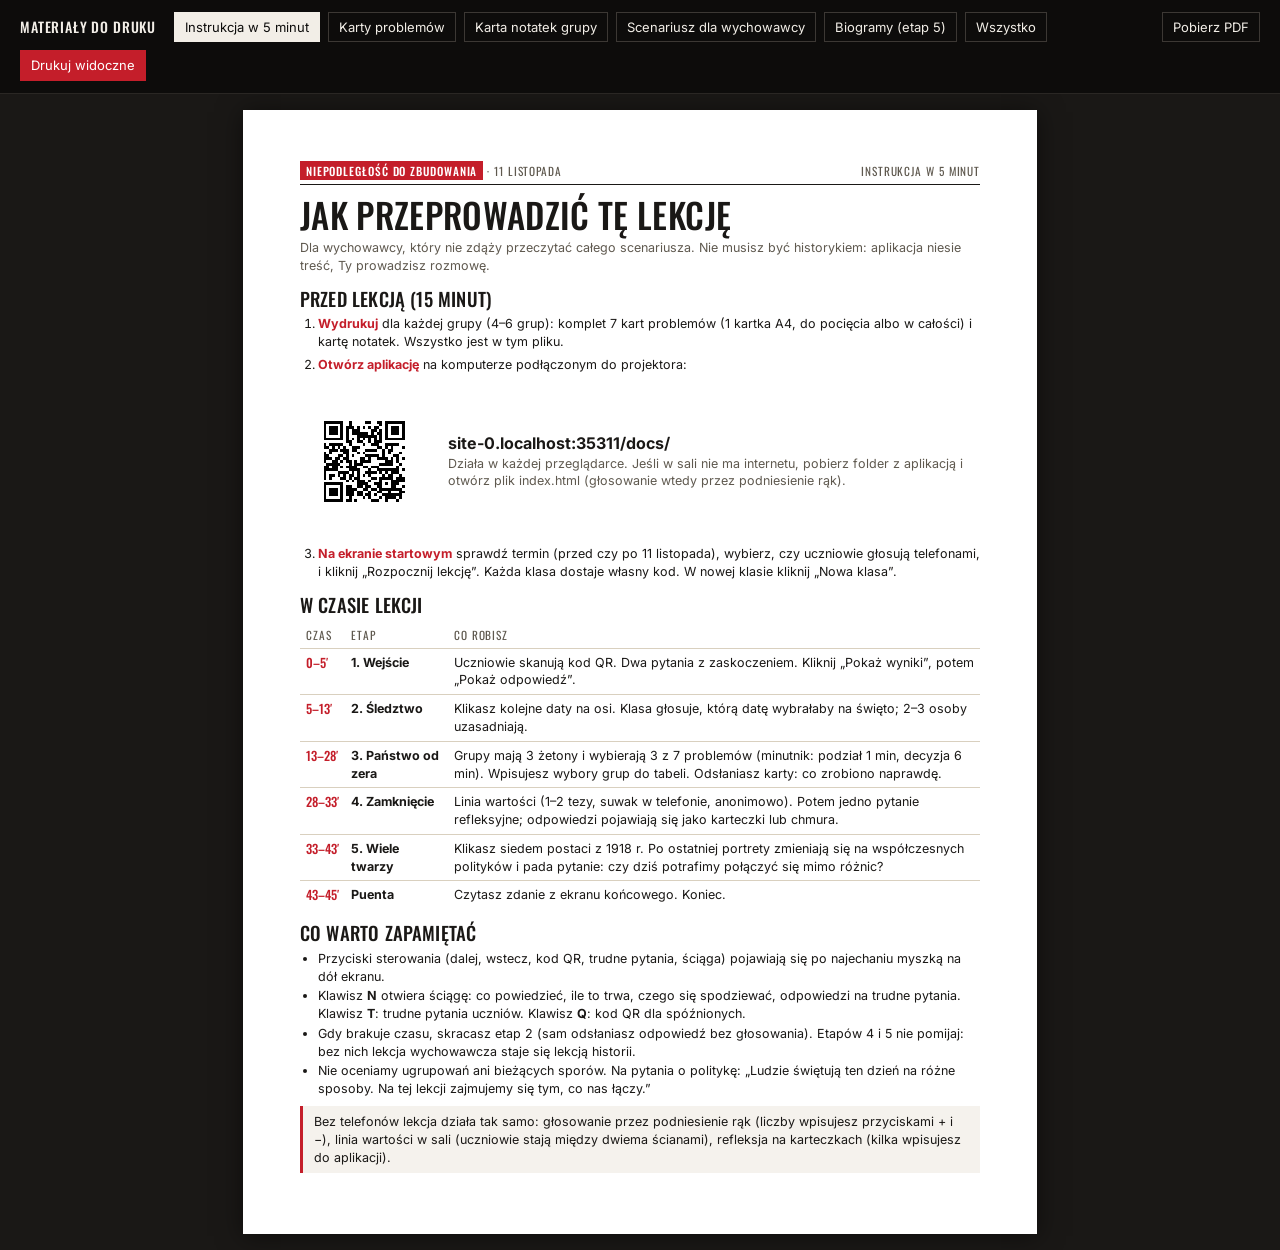
<file: docs/druk.html>
<!doctype html>
<html lang="pl">
<head>
<meta charset="utf-8">
<meta name="viewport" content="width=device-width, initial-scale=1">
<title>Niepodległość do zbudowania · materiały do druku</title>
<link rel="stylesheet" href="fonts/fonty.css">
<style>
:root{--tusz:#1a1816;--szary:#5f594f;--linia:#d9d0bf;--czerwien:#c41e2a;--tlo:#1a1816;--serif:"Oswald","Arial Narrow",sans-serif;--sans:"Inter",system-ui,"Segoe UI",Arial,sans-serif}
*{box-sizing:border-box}
html{background:var(--tlo)}
body{margin:0;font-family:var(--sans);color:var(--tusz);font-size:10pt;line-height:1.42}
h1,h2,h3{font-family:var(--serif);font-weight:500;margin:0;text-transform:uppercase;letter-spacing:.01em;line-height:1.1}
nav{position:sticky;top:0;z-index:2;background:#0d0c0b;color:#f2eee7;border-bottom:1px solid #2a2724;padding:12px 20px;display:flex;flex-wrap:wrap;gap:8px;align-items:center;font-size:14px}
nav b{font-family:var(--serif);font-weight:500;text-transform:uppercase;letter-spacing:.06em;margin-right:10px}
nav a,nav button{font:inherit;font-size:13px;border:1px solid #3c3834;background:transparent;border-radius:0;padding:5px 10px;color:#f2eee7;text-decoration:none;cursor:pointer}
nav a.wl{background:#f2eee7;color:#0d0c0b;border-color:#f2eee7}
nav .gl{background:var(--czerwien);color:#fff;border-color:var(--czerwien);margin-left:auto}
.strona{width:210mm;min-height:297mm;margin:16px auto;background:#fff;padding:14mm 15mm;box-shadow:0 2px 24px rgba(0,0,0,.5);position:relative}
.sek{display:none}.sek.wid{display:block}
.glowka{white-space:nowrap;gap:10px;display:flex;justify-content:space-between;align-items:baseline;border-bottom:1.5px solid var(--tusz);padding-bottom:5px;margin-bottom:12px;font-family:var(--serif);font-size:8.5pt;color:var(--szary);letter-spacing:.08em;text-transform:uppercase}
.glowka b{background:var(--czerwien);color:#fff;font-weight:500;padding:1px 6px}
h1{font-size:26pt;line-height:1.05;margin-bottom:6px}
h2{font-size:14pt;margin:14px 0 6px}
h3{font-size:11.5pt;margin:10px 0 4px}
p{margin:4px 0}
ul,ol{margin:4px 0;padding-left:18px}
li{margin:2px 0}
.ramka{border-left:3px solid var(--czerwien);background:#f5f2ed;padding:7px 11px;margin:8px 0}
.ramka.cyt{font-family:var(--serif);font-weight:300;font-size:11.5pt}
.mdl{color:var(--szary)}
table{width:100%;border-collapse:collapse;margin:6px 0}
td,th{border-top:1px solid var(--linia);padding:5px 6px;vertical-align:top;text-align:left}
th{font-family:var(--serif);font-size:8.5pt;text-transform:uppercase;letter-spacing:.08em;color:var(--szary);font-weight:400;border-top:0}
td.cz{white-space:nowrap;color:var(--czerwien);font-family:var(--serif);font-weight:500}
.kroki li{margin:5px 0}
.kroki b{color:var(--czerwien)}
/* karty problemów */
.karty{display:grid;grid-template-columns:1fr 1fr;grid-auto-rows:62mm;gap:0;border:1px dashed #999}
.kp{border:1px dashed #999;padding:7mm 8mm;display:flex;flex-direction:column;position:relative}
.kp .nr{font-family:var(--serif);font-size:34pt;color:transparent;-webkit-text-stroke:1.2px var(--czerwien);line-height:1;font-weight:500}
.kp h3{font-size:17pt;margin:2px 0 6px}
.kp p{font-size:11pt;line-height:1.4}
.kp .st{margin-top:auto;font-size:7.5pt;color:var(--szary);letter-spacing:.08em;text-transform:uppercase}
.kp.info{background:#1a1816;color:#f2eee7}
.kp.info .st{color:#a59e93}
.kp.info p{font-size:9.5pt;line-height:1.35}
.kp.info h3{font-size:13pt}
.zet{display:inline-block;width:9mm;height:9mm;border-radius:50%;border:1.5px solid var(--czerwien);margin-right:3mm;vertical-align:middle}
/* karta notatek */
.notatka{border:1.5px solid var(--tusz);padding:6mm 8mm;height:124mm;display:flex;flex-direction:column}
.notatka + .notatka{margin-top:6mm}
.wybor{display:grid;grid-template-columns:12mm 1fr;gap:4mm;margin-top:5mm;flex:1}
.wybor .z{width:11mm;height:11mm;border-radius:50%;border:1.5px solid var(--czerwien);display:flex;align-items:center;justify-content:center;font-family:var(--serif);font-weight:500;color:var(--czerwien)}
.linie{border-bottom:1px solid #bbb;height:7.5mm}
.lin2{display:flex;flex-direction:column}
.pole{display:flex;gap:4mm;align-items:baseline;font-size:9.5pt}
.pole span{flex:1;border-bottom:1px solid #bbb;height:6mm}
/* biogramy */
.bio{border:1px dashed #999;padding:6mm 7mm;margin-bottom:5mm;break-inside:avoid}
.bio h3{font-size:14pt;margin:0}
.bio .lata{color:var(--szary);font-size:9pt}
.bio .w{font-family:var(--serif);font-size:9pt;color:var(--czerwien);text-transform:uppercase;letter-spacing:.08em;margin:3px 0 6px;font-weight:400}
.bio{display:grid;grid-template-columns:28mm 1fr;gap:6mm}
.bio img{width:28mm;height:36mm;object-fit:cover;filter:grayscale(1)}
.zrodla{font-size:8pt;color:var(--szary)}
.zrodla li{margin:1px 0}
.bio .pyt{margin-top:7px;font-size:9.5pt}
.bio ol{font-size:9.5pt;color:var(--szary)}
.przerwa{break-before:page}
.qrdruk{display:flex;gap:10mm;align-items:center;margin-top:8px}
.qrdruk svg{width:42mm;height:42mm}
@page{size:A4;margin:11mm 13mm}
@media print{
  html,body{background:#fff}
  nav{display:none}
  .strona{margin:0;box-shadow:none;width:auto;min-height:0;padding:0;break-after:page}
  .strona:last-child{break-after:auto}
  .strona.cg{break-after:auto;margin-bottom:6mm}
  .strona.cg .glowka{display:none}
  h2,h3{break-after:avoid}
  tr,.ramka{break-inside:avoid}
  .sek{display:none}.sek.wid{display:block}
}
</style>
</head>
<body>
<nav id="nav"></nav>
<div id="tresc"></div>
<script src="tresc.js"></script>
<script src="ustawienia.js"></script>
<script src="qrcode.js"></script>
<script src="img/zrodla.js"></script>
<script>
(function(){
var T=window.TRESC;
var POSTAC_FOTO=["pilsudski2","dmowski","paderewski","witos","daszynski","korfanty","moraczewska"], FOTO=window.FOTO||{};
function esc(t){ return String(t==null?"":t).replace(/[&<>"]/g,function(c){return {"&":"&amp;","<":"&lt;",">":"&gt;",'"':"&quot;"}[c];}); }
function glowka(t){ return '<div class="glowka"><span><b>Niepodległość do zbudowania</b> · 11 listopada</span><span>'+esc(t)+'</span></div>'; }
var strona=(function(){ var s=(window.USTAWIENIA||{}).STRONA||""; if(/^https?:/.test(location.protocol)) s=location.href.replace(/[#?].*$/,"").replace(/[^\/]*$/,""); return s; })();
function qr(t){ var q=qrcode(0,"M"); q.addData(t); q.make(); var n=q.getModuleCount(),p=""; for(var r=0;r<n;r++) for(var c=0;c<n;c++) if(q.isDark(r,c)) p+="M"+(c+2)+" "+(r+2)+"h1v1h-1z"; return '<svg viewBox="0 0 '+(n+4)+' '+(n+4)+'" shape-rendering="crispEdges"><path d="'+p+'"/></svg>'; }

var SEK = [
 {id:"instrukcja", nazwa:"Instrukcja w 5 minut", html:function(){
   return '<div class="strona" style="font-size:9.4pt">'+glowka("Instrukcja w 5 minut")+
   '<h1>Jak przeprowadzić tę lekcję</h1><p class="mdl">Dla wychowawcy, który nie zdąży przeczytać całego scenariusza. Nie musisz być historykiem: aplikacja niesie treść, Ty prowadzisz rozmowę.</p>'+
   '<h2>Przed lekcją (15 minut)</h2><ol class="kroki">'+
   '<li><b>Wydrukuj</b> dla każdej grupy (4–6 grup): komplet 7 kart problemów (1 kartka A4, do pocięcia albo w całości) i kartę notatek. Wszystko jest w tym pliku.</li>'+
   '<li><b>Otwórz aplikację</b> na komputerze podłączonym do projektora:<div class="qrdruk">'+qr(strona)+'<div><b style="font-size:12pt;color:var(--tusz)">'+esc(strona.replace(/^https?:\/\//,""))+'</b><br><span class="mdl">Działa w każdej przeglądarce. Jeśli w sali nie ma internetu, pobierz folder z aplikacją i otwórz plik index.html (głosowanie wtedy przez podniesienie rąk).</span></div></div></li>'+
   '<li><b>Na ekranie startowym</b> sprawdź termin (przed czy po 11 listopada), wybierz, czy uczniowie głosują telefonami, i kliknij „Rozpocznij lekcję”. Każda klasa dostaje własny kod. W nowej klasie kliknij „Nowa klasa”.</li></ol>'+
   '<h2>W czasie lekcji</h2><table><tr><th>Czas</th><th>Etap</th><th>Co robisz</th></tr>'+
   '<tr><td class="cz">0–5′</td><td><b>1. Wejście</b></td><td>Uczniowie skanują kod QR. Dwa pytania z zaskoczeniem. Kliknij „Pokaż wyniki”, potem „Pokaż odpowiedź”.</td></tr>'+
   '<tr><td class="cz">5–13′</td><td><b>2. Śledztwo</b></td><td>Klikasz kolejne daty na osi. Klasa głosuje, którą datę wybrałaby na święto; 2–3 osoby uzasadniają.</td></tr>'+
   '<tr><td class="cz">13–28′</td><td><b>3. Państwo od zera</b></td><td>Grupy mają 3 żetony i wybierają 3 z 7 problemów (minutnik: podział 1 min, decyzja 6 min). Wpisujesz wybory grup do tabeli. Odsłaniasz karty: co zrobiono naprawdę.</td></tr>'+
   '<tr><td class="cz">28–33′</td><td><b>4. Zamknięcie</b></td><td>Linia wartości (1–2 tezy, suwak w telefonie, anonimowo). Potem jedno pytanie refleksyjne; odpowiedzi pojawiają się jako karteczki lub chmura.</td></tr>'+
   '<tr><td class="cz">33–43′</td><td><b>5. Wiele twarzy</b></td><td>Klikasz siedem postaci z 1918 r. Po ostatniej portrety zmieniają się na współczesnych polityków i pada pytanie: czy dziś potrafimy połączyć się mimo różnic?</td></tr>'+
   '<tr><td class="cz">43–45′</td><td><b>Puenta</b></td><td>Czytasz zdanie z ekranu końcowego. Koniec.</td></tr></table>'+
   '<h2>Co warto zapamiętać</h2><ul>'+
   '<li>Przyciski sterowania (dalej, wstecz, kod QR, trudne pytania, ściąga) pojawiają się po najechaniu myszką na dół ekranu.</li><li>Klawisz <b>N</b> otwiera ściągę: co powiedzieć, ile to trwa, czego się spodziewać, odpowiedzi na trudne pytania. Klawisz <b>T</b>: trudne pytania uczniów. Klawisz <b>Q</b>: kod QR dla spóźnionych.</li>'+
   '<li>Gdy brakuje czasu, skracasz etap 2 (sam odsłaniasz odpowiedź bez głosowania). Etapów 4 i 5 nie pomijaj: bez nich lekcja wychowawcza staje się lekcją historii.</li>'+
   '<li>Nie oceniamy ugrupowań ani bieżących sporów. Na pytania o politykę: „Ludzie świętują ten dzień na różne sposoby. Na tej lekcji zajmujemy się tym, co nas łączy.”</li></ul>'+
   '<div class="ramka">Bez telefonów lekcja działa tak samo: głosowanie przez podniesienie rąk (liczby wpisujesz przyciskami + i −), linia wartości w sali (uczniowie stają między dwiema ścianami), refleksja na karteczkach (kilka wpisujesz do aplikacji).</div></div>';
 }},
 {id:"karty", nazwa:"Karty problemów", html:function(){
   var h='<div class="strona">'+glowka("Karty problemów · komplet dla jednej grupy")+'<div class="karty">';
   h+='<div class="kp info"><h3 style="margin-top:0">Listopad 1918. Jesteście rządem.</h3><p>Państwo ma siedem wielkich problemów. Sił i pieniędzy starczy na trzy.</p><p style="margin:4px 0"><span class="zet"></span><span class="zet"></span><span class="zet"></span></p><p>Wybierzcie trzy problemy, którymi zajmiecie się <b>najpierw</b>. Każdy wybór uzasadnijcie jednym zdaniem.</p><span class="st">Czas: 6 minut</span></div>';
   T.karty.forEach(function(k){ h+='<div class="kp"><span class="nr">'+k.nr+'</span><h3>'+esc(k.nazwa)+'</h3><p>'+esc(k.problem)+'</p><span class="st">Karta problemu · listopad 1918</span></div>'; });
   return h+'</div></div>';
 }},
 {id:"notatki", nazwa:"Karta notatek grupy", html:function(){
   function jedna(){ var h='<div class="notatka"><div style="display:flex;justify-content:space-between;align-items:baseline"><h2 style="margin:0">Karta notatek rządu</h2><div class="pole" style="width:45%"><b>Grupa nr</b><span></span></div></div><p class="mdl">Wybierzcie trzy problemy (numer i nazwa karty) i uzasadnijcie każdy jednym zdaniem.</p>';
     for(var i=1;i<=3;i++) h+='<div class="wybor"><div class="z">'+i+'</div><div class="lin2"><div class="pole"><b>Problem:</b><span></span></div><div class="linie"></div><div class="linie"></div></div></div>';
     return h+'<div class="pole" style="margin-top:4mm"><b>Który problem najtrudniej było pominąć?</b><span></span></div></div>'; }
   return '<div class="strona">'+glowka("Karta notatek · 2 egzemplarze na kartce")+jedna()+jedna()+'</div>';
 }},
 {id:"scenariusz", nazwa:"Scenariusz dla wychowawcy", html:function(){
   var w=T.warianty;
   var h='<div class="strona cg">'+glowka("Scenariusz")+'<h1>'+esc(T.tytul)+'</h1><p class="mdl">'+esc(T.podtytul)+'. Klasy I–IV liceum · 45 minut.</p>'+
     '<h2>Idea</h2><p>Uczniowie znają niepodległość jako jeden moment: 11 listopada, Piłsudski, koniec zaborów. Lekcja zmienia tę perspektywę. Niepodległość w 1918 roku nie została „odzyskana” jednego dnia. Była procesem rozłożonym na tygodnie, a potem na lata budowania państwa od zera: z kilkoma walutami, kilkoma systemami prawa, bez ustalonych granic, w biedzie i chorobach. Wniosek wychowawczy: niepodległość trzeba było zbudować i trzeba ją podtrzymywać, a to zadanie wielu ludzi, nie kilku bohaterów.</p>'+
     '<p><b>Cel wychowawczy, nie wiedza.</b> To nie jest lekcja historii. Fakty są pretekstem do rozmowy o państwie, wspólnocie i odpowiedzialności. Nie ma sprawdzania wiedzy ani ocen.</p>'+
     '<h2>Cele lekcji</h2><p>Uczeń po lekcji:</p><ul><li>rozumie, że odzyskanie niepodległości było procesem, a data 11 listopada jest umowna;</li><li>potrafi wymienić kilka problemów, z którymi zmierzyło się państwo w 1918 roku;</li><li>dostrzega, że niepodległość budowali ludzie o różnych, często sprzecznych poglądach;</li><li>formułuje własną odpowiedź na pytanie, co dziś znaczy dbać o wspólne państwo.</li></ul>'+
     '<h2>Przebieg</h2><table><tr><th>Czas</th><th>Etap</th><th>Co się dzieje</th><th>Narzędzie</th></tr>'+
     '<tr><td class="cz">0–5′</td><td><b>1. Wejście</b></td><td>Dwa szybkie pytania z zaskoczeniem: co właściwie wydarzyło się 11 listopada 1918?</td><td>Głosowanie telefonami</td></tr>'+
     '<tr><td class="cz">5–13′</td><td><b>2. Śledztwo</b></td><td>Oś wydarzeń jesieni 1918. Klasa wybiera „swoją” datę święta i uzasadnia wybór.</td><td>Oś czasu, głosowanie telefonami</td></tr>'+
     '<tr><td class="cz">13–28′</td><td><b>3. Państwo od zera</b></td><td>Symulacja w grupach: listopad 1918, siedem problemów, trzy żetony. Wychowawca wpisuje wybory grup, potem odsłona tego, co zrobiono naprawdę.</td><td>Karty problemów (papier), ekran z odsłonami</td></tr>'+
     '<tr><td class="cz">28–33′</td><td><b>4. Zamknięcie</b></td><td>Linia wartości (1–2 tezy), potem jedno pytanie refleksyjne, odpowiedzi anonimowe.</td><td>Telefony lub karteczki</td></tr>'+
     '<tr><td class="cz">33–43′</td><td><b>5. Wiele twarzy</b></td><td>Siedem postaci z 1918 r. o różnych poglądach, potem zwrot akcji: współcześni politycy i pytanie o porozumienie mimo różnic.</td><td>Ekran z portretami</td></tr>'+
     '<tr><td class="cz">43–45′</td><td><b>Puenta</b></td><td>Jedno zdanie podsumowania od wychowawcy.</td><td>Ekran końcowy</td></tr></table>'+
     '<div class="ramka"><b>Zasada czasowa.</b> Rdzeniem jest etap 3. Jeśli lekcja się opóźnia, skraca się etap 2 (wychowawca sam odsłania odpowiedź bez głosowania). Etapy 4 i 5 nie mogą zniknąć.</div>'+
     '<h2>Zdania otwierające i zamykające</h2><table><tr><th></th><th>Otwarcie</th><th>Zamknięcie</th></tr><tr><td><b>Przed 11 XI</b></td><td>„'+esc(w.przed.otwarcie)+'”</td><td>„'+esc(w.przed.zamkniecie)+'”</td></tr><tr><td><b>Po 11 XI</b></td><td>„'+esc(w.po.otwarcie)+'”</td><td>„'+esc(w.po.zamkniecie)+'”</td></tr></table></div>';

   h+='<div class="strona cg">'+glowka("Scenariusz · etapy 1 i 2")+'<h2 style="margin-top:0">Etap 1: Wejście (5 minut)</h2><p>Cel: wybić uczniów z utartego schematu. Większość wybierze odpowiedź „ogłoszono niepodległość”, a to nie jest prawda. Zaskoczenie otwiera ciekawość.</p>'+
     '<h3>Pytanie 1: '+esc(T.pytanie1.tresc)+'</h3><ol type="A">'+T.pytanie1.opcje.map(function(o,i){return '<li>'+esc(o)+(i===T.pytanie1.poprawna?' <b>(poprawna)</b>':'')+'</li>';}).join("")+'</ol><div class="ramka">'+T.pytanie1.sciaga.slice(0,3).map(esc).join(" ")+' '+esc(T.pytanie1.wyjasnienie)+'</div>'+
     '<h3>Pytanie 2: '+esc(T.pytanie2.tresc)+'</h3><p>Odpowiedzi: jedna · dwie · cztery lub więcej. '+esc(T.pytanie2.wyjasnienie)+' Pytanie jest mostem do etapu 3.</p><div class="ramka cyt">Przejście: „'+esc(T.pytanie2.przejscie)+'”</div>'+
     '<h2>Etap 2: Śledztwo „Dlaczego 11 listopada?” (8 minut)</h2><p>Cel: pokazać, że odzyskiwanie niepodległości trwało tygodnie, a wybór daty święta jest umowny i ma swoje uzasadnienie.</p><table><tr><th>Data</th><th>Wydarzenie</th><th>Argument „za tą datą”</th></tr>'+
     T.os.map(function(p){return '<tr><td class="cz">'+esc(p.data)+'</td><td>'+esc(p.wyd)+'</td><td>'+esc(p.arg)+'</td></tr>';}).join("")+'</table>'+
     '<p><b>Zadanie dla klasy:</b> '+esc(T.zadanieData)+' Głosowanie telefonami, następnie dwie lub trzy osoby uzasadniają wybór.</p>'+
     '<div class="ramka"><b>Dlaczego właśnie 11 listopada.</b> '+esc(T.dlaczego11)+'</div><div class="ramka cyt">Wniosek na ekranie: „'+esc(T.wniosek2)+'”</div></div>';

   h+='<div class="strona cg">'+glowka("Scenariusz · etap 3")+'<h2 style="margin-top:0">Etap 3: Symulacja „Państwo od zera” (15 minut)</h2><p>Cel: uczniowie doświadczają skali zadania, przed którym stanęło nowe państwo, i dochodzą do wniosku, że nie da się go wykonać w pojedynkę ani po kolei.</p>'+
     '<ol class="kroki"><li><b>Podział (1′):</b> klasa dzieli się na 4–6 grup (karty najlepiej położyć na ławkach przed lekcją). Każda grupa to „rząd” w listopadzie 1918 i dostaje komplet siedmiu kart problemów (druk A4).</li><li><b>Decyzja (6′):</b> grupa ma tylko 3 żetony (siły i pieniądze państwa). Wybiera trzy problemy, którymi zajmie się najpierw, i w jednym zdaniu uzasadnia każdy wybór.</li><li><b>Zestawienie (3′):</b> wychowawca wpisuje wybory grup do aplikacji. Ekran pokazuje, które problemy wybrano najczęściej, a które pominięto.</li><li><b>Odsłona (4′):</b> wychowawca klika kolejne karty. Każda odsłania, co działo się naprawdę i co groziło, gdyby problem zignorować.</li><li><b>Puenta (1′):</b> „'+esc(T.puentaSymulacji)+'”</li></ol>'+
     '<table><tr><th>Problem</th><th>Co zrobiono</th><th>Co groziło</th></tr>'+T.karty.map(function(k){return '<tr><td><b>'+k.nr+'. '+esc(k.nazwa)+'</b></td><td>'+esc(k.zrobiono)+'</td><td>'+esc(k.grozilo)+'</td></tr>';}).join("")+'</table>'+
     '<h3>Pytania do omówienia</h3><ul>'+T.pytaniaOmowienie.map(function(p){return '<li>'+esc(p)+'</li>';}).join("")+'</ul><div class="ramka"><b>Puenta wychowawcza.</b> '+esc(T.puentaWychowawcza)+'</div></div>';

   h+='<div class="strona cg">'+glowka("Scenariusz · etap 4 i trudne pytania")+'<h2 style="margin-top:0">Etap 4: Zamknięcie (5 minut)</h2><p>Cel: przeniesienie wniosku z 1918 roku na współczesność. Każdy uczeń formułuje własną, krótką odpowiedź.</p>'+
     '<h3>Linia wartości (2 minuty)</h3><p>Wychowawca wybiera 1–2 tezy. Uczniowie na telefonie przesuwają suwak od „zdecydowanie się nie zgadzam” do „zdecydowanie się zgadzam”; na ekranie pojawiają się anonimowe kropki. Bez telefonów: uczniowie stają w sali między dwiema ścianami. Po każdej tezie jedno pytanie: „Dlaczego ktoś mógłby stanąć po drugiej stronie?”</p><ul>'+T.linia.tezy.map(function(t){return '<li>„'+esc(t)+'”</li>';}).join("")+'</ul><p class="mdl">'+T.linia.zasady.map(esc).join(" ")+'</p>'+
     '<h3>Pytanie refleksyjne (3 minuty, jedno do wyboru)</h3><ul>'+T.refleksja.map(function(t){return '<li>„'+esc(t)+'”</li>';}).join("")+'</ul><p>Odpowiedzi anonimowe, krótkie (do kilku słów), wysyłane telefonem i wyświetlane jako chmura lub ściana karteczek. Wychowawca czyta na głos kilka odpowiedzi. Bez debaty, bez oceniania. Kliknięcie karteczki ukrywa ją; wulgaryzmy są maskowane automatycznie.</p>'+
     '<p><b>Plan awaryjny bez telefonów:</b> karteczki samoprzylepne lub kartki A6. Wychowawca zbiera je, czyta kilka losowych na głos i może wpisać je do aplikacji.</p><p><b>Zakończenie:</b> ekran końcowy z jednym zdaniem i datą.</p>'+
     '<h2>Ściąga: trudne pytania uczniów</h2>'+T.trudne.map(function(x){return '<h3>Uczeń: '+esc(x.p)+'</h3><p>'+esc(x.o)+'</p>';}).join("")+'</div>';

   h+='<div class="strona cg">'+glowka("Scenariusz · etap 5")+'<h2 style="margin-top:0">Etap 5: „Wiele twarzy niepodległości” (10 minut)</h2><p>Wychowawca klika kolejno siedem postaci (ok. 1 minuty na każdą: wątek przewodni i jedno, dwa zdania biogramu). Pytanie przewodnie: '+esc(T.pytanieModuluA.toLowerCase())+'</p><table><tr><th>Postać</th><th>Wątek przewodni</th></tr>'+T.postacie.map(function(p){return '<tr><td><b>'+esc(p.imie)+'</b></td><td>'+esc(p.watek)+'</td></tr>';}).join("")+'</table>'+
     '<h3>Zwrot akcji (3 minuty)</h3><p>Po ostatniej postaci kolejne kliknięcie zmienia portrety na współczesnych polityków różnych ugrupowań ('+T.zwrot.osoby.map(function(o){return esc(o.imie);}).join(", ")+'). Na ekranie pojawia się puenta:</p><div class="ramka cyt">'+esc(T.zwrot.tytul)+' '+esc(T.zwrot.tekst)+' <b>'+esc(T.zwrot.pytanie)+'</b></div><p>Daj klasie chwilę ciszy, potem zapytaj: „Co musiałoby się stać, żeby dziś było podobnie?”. Nie oceniaj polityków ani partii i nie dopuść do sporu o konkretne osoby; wracaj do pytania o współpracę mimo różnic.</p><p class="mdl">Więcej czasu (np. druga godzina): grupy dostają biogramy do druku i przygotowują minutowe prezentacje postaci.</p>'+
     '<h2>Głosowanie telefonami: jak to działa</h2><p>Uczniowie skanują kod QR i otwierają prostą stronę bez logowania. Pytania zmieniają się na telefonach same, gdy wychowawca przechodzi do kolejnych ekranów. Każda lekcja ma osobny kod klasy, a głosy znikają po 6 godzinach. Nie są zbierane imiona ani dane osobowe. Bez internetu aplikacja działa w trybie ręcznym.</p>'+
     '<h2>Źródła ilustracji</h2><ul class="zrodla">'+Object.keys(FOTO).map(function(k){ var f=FOTO[k]; return '<li>'+esc(f.opis)+'. '+esc(f.autor)+', '+esc(f.licencja)+(/wikimedia/.test(f.zrodlo)?'. Wikimedia Commons: '+esc(decodeURIComponent(f.zrodlo.replace(/^https:\/\/commons\.wikimedia\.org\/wiki\//,""))):'. '+esc(f.zrodlo))+'</li>'; }).join("")+'</ul></div>';
   return h;
 }},
 {id:"biogramy", nazwa:"Biogramy (etap 5)", html:function(){
   var h='<div class="strona">'+glowka("Etap 5 · biogramy do pocięcia")+'<h1 style="font-size:17pt">Wiele twarzy niepodległości</h1><p class="mdl" style="margin-bottom:8px">Przeczytajcie biogram i odpowiedzcie krótko: 1. Kim był(a)? 2. Jakie miał(a) poglądy? 3. Jak przyczynił(a) się do niepodległości? 4. Z kim się spierał(a)?</p>';
   T.postacie.forEach(function(p,i){ if(i===3||i===6) h+='</div><div class="strona">'+glowka("Etap 5 · biogramy do pocięcia");
     h+='<div class="bio"><img src="img/'+POSTAC_FOTO[i]+'.jpg" alt=""><div><h3>'+esc(p.imie)+'</h3><div class="lata">'+esc(p.lata)+'</div><div class="w">'+esc(p.watek)+'</div><p>'+esc(p.bio)+'</p><p class="pyt"><b>Pytanie dla grupy:</b> '+esc(p.pytanie)+'</p></div></div>'; });
   return h+'<div class="ramka"><b>Na koniec cała klasa:</b> '+esc(T.pytanieModuluA)+'</div></div>';
 }}
];

var par=new URLSearchParams(location.search).get("sekcja");
var wyb = par || (location.hash||"").slice(1) || "instrukcja";
function rysuj(){
  document.getElementById("nav").innerHTML='<b>Materiały do druku</b>'+SEK.map(function(s){ return '<a href="#'+s.id+'" class="'+(s.id===wyb?"wl":"")+'">'+esc(s.nazwa)+'</a>'; }).join("")+'<a href="#wszystko" class="'+(wyb==="wszystko"?"wl":"")+'">Wszystko</a><a href="pdf/'+(SEK.some(function(s){return s.id===wyb;})?wyb:"wszystko")+'.pdf" download style="margin-left:auto">Pobierz PDF</a><button class="gl" style="margin-left:0" onclick="window.print()">Drukuj widoczne</button>';
  document.getElementById("tresc").innerHTML=SEK.map(function(s){ return '<section class="sek'+(wyb===s.id||wyb==="wszystko"?" wid":"")+'" id="s-'+s.id+'">'+s.html()+'</section>'; }).join("");
}
window.addEventListener("hashchange",function(){ wyb=(location.hash||"#instrukcja").slice(1); rysuj(); scrollTo(0,0); });
rysuj();
})();
</script>
</body>
</html>
</file>
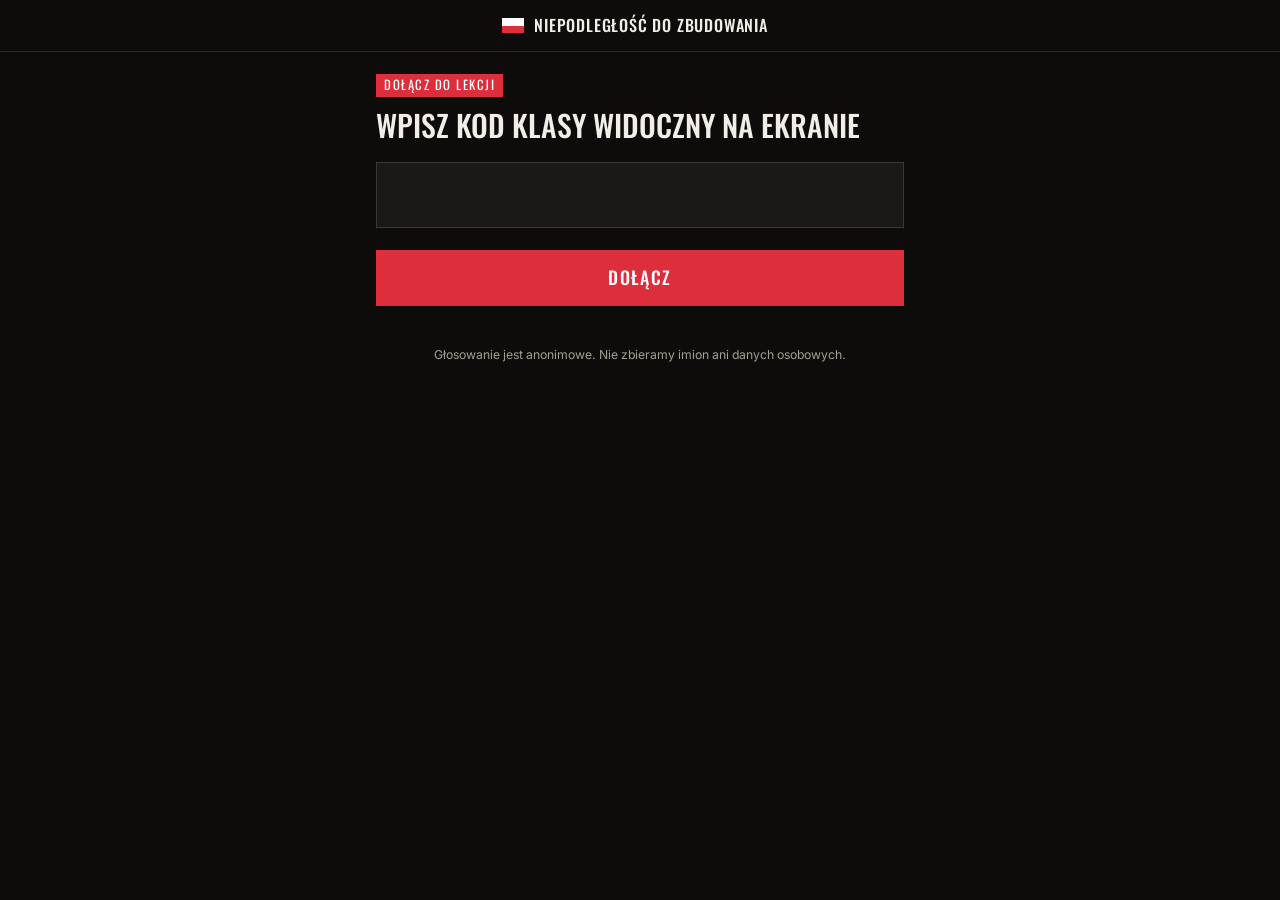
<file: docs/glos.html>
<!doctype html>
<html lang="pl">
<head>
<meta charset="utf-8">
<meta name="viewport" content="width=device-width, initial-scale=1, viewport-fit=cover">
<meta name="theme-color" content="#0d0c0b">
<title>Niepodległość do zbudowania · głosowanie</title>
<link rel="stylesheet" href="fonts/fonty.css">
<style>
:root{--tlo:#0d0c0b;--papier:#1a1816;--tusz:#f2eee7;--szary:#a59e93;--linia:#2a2724;--linia2:#3c3834;--czerwien:#dc2f3b;--zielen:#7fd3a6;--zielenTlo:rgba(63,191,127,.12);
  --serif:"Oswald","Arial Narrow",sans-serif;--sans:"Inter",system-ui,-apple-system,"Segoe UI",Roboto,Arial,sans-serif}
*{box-sizing:border-box}
html,body{margin:0;background:var(--tlo);color:var(--tusz);font-family:var(--sans);font-size:17px;line-height:1.45}
button,input{font:inherit;color:inherit}
header{display:flex;align-items:center;gap:10px;padding:14px 16px;border-bottom:1px solid var(--linia)}
header .pas{width:22px;height:15px;display:flex;flex-direction:column}
header .pas i{flex:1;background:#fff}header .pas i+i{background:var(--czerwien)}
header b{font-family:var(--serif);font-weight:500;text-transform:uppercase;letter-spacing:.05em;font-size:.95em}
header span{margin-left:auto;font-size:.8em;color:var(--szary)}
main{padding:20px 16px 40px;max-width:560px;margin:0 auto}
h1{font-family:var(--serif);font-weight:500;font-size:1.75em;line-height:1.12;margin:0 0 20px;text-transform:uppercase}
.etyk{display:inline-block;font-family:var(--serif);font-size:.75em;letter-spacing:.12em;text-transform:uppercase;color:#fff;background:var(--czerwien);padding:2px 8px;margin-bottom:12px}
.czekaj{text-align:center;padding:48px 8px;color:var(--szary)}
.czekaj .k{width:12px;height:12px;border-radius:50%;background:var(--czerwien);margin:0 auto 18px;animation:p 1.6s infinite}
@keyframes p{0%,100%{opacity:.25;transform:scale(.8)}50%{opacity:1;transform:scale(1)}}
.opc{display:flex;flex-direction:column;gap:10px}
.opc button{display:grid;grid-template-columns:30px 1fr;gap:10px;align-items:center;text-align:left;background:var(--papier);border:1.5px solid var(--linia2);border-radius:0;padding:14px;min-height:58px}
.opc button b{font-family:var(--serif);color:var(--czerwien);font-size:1.3em;font-weight:500}
.opc button.wyb{border-color:var(--czerwien);background:var(--czerwien);color:#fff}
.opc button.wyb b{color:#fff}
.ok{margin-top:16px;background:var(--zielenTlo);color:var(--zielen);border-radius:0;padding:10px 14px;font-size:.9em}
.blad{margin-top:16px;background:rgba(220,47,59,.15);color:#ff7a83;border-radius:0;padding:10px 14px;font-size:.9em}
.suwak{margin:28px 4px 8px}
input[type=range]{width:100%;height:36px;accent-color:var(--czerwien)}
.krance{display:flex;justify-content:space-between;font-size:.78em;color:var(--szary);gap:16px}
.krance span:last-child{text-align:right}
.wart{text-align:center;font-family:var(--serif);text-transform:uppercase;letter-spacing:.05em;font-size:1.2em;margin:14px 0 4px;min-height:1.5em}
.wyslij{width:100%;margin-top:18px;background:var(--czerwien);color:#fff;border:0;border-radius:0;padding:15px;font-family:var(--serif);font-weight:500;text-transform:uppercase;letter-spacing:.08em;font-size:1.05em}
.wyslij[disabled]{opacity:.5}
textarea,.kod input{width:100%;border:1.5px solid var(--linia2);border-radius:0;padding:12px 14px;background:var(--papier);color:var(--tusz);font-size:1.05em;resize:none}
.licz{font-size:.75em;color:var(--szary);text-align:right;margin-top:4px}
.kod input{text-transform:uppercase;letter-spacing:.2em;text-align:center;font-family:var(--serif);font-size:1.6em;margin-bottom:4px}
.mdl{color:var(--szary);font-size:.9em}
.uwaga{display:flex;gap:10px;align-items:flex-start;background:rgba(220,47,59,.12);border-left:3px solid var(--czerwien);padding:10px 12px;margin:0 0 18px;font-size:.85em;line-height:1.4}
.uwaga b{color:#ff7a83}
#powrot{position:fixed;inset:0;background:rgba(13,12,11,.94);display:none;align-items:center;justify-content:center;padding:24px;z-index:9}
#powrot.wid{display:flex}
#powrot div{max-width:420px;border-top:4px solid var(--czerwien);background:var(--papier);padding:22px}
#powrot h2{font-family:var(--serif);font-weight:500;text-transform:uppercase;margin:0 0 10px;font-size:1.5em}
footer{text-align:center;font-size:.72em;color:var(--szary);padding:0 16px 24px}
</style>
</head>
<body>
<header><span class="pas"><i></i><i></i></span><b>Niepodległość do zbudowania</b><span id="kodKl"></span></header>
<div id="powrot"><div><h2>Wróć do lekcji</h2><p class="mdl" style="margin:0 0 16px">Opuszczono okno lekcji. Zostań na tej stronie do końca zajęć, inaczej możesz przegapić pytanie. Twoje odpowiedzi są zapisane.</p><button class="wyslij" onclick="this.closest('#powrot').classList.remove('wid')">Wracam do lekcji</button></div></div>
<main id="m"><div class="czekaj"><div class="k"></div>Łączenie…</div></main>
<footer>Głosowanie jest anonimowe. Nie zbieramy imion ani danych osobowych.</footer>
<script src="ustawienia.js"></script>
<script>
(function(){
"use strict";
var ADRES=((window.USTAWIENIA||{}).ADRES||"").trim();
var m=document.getElementById("m");
var kod=(new URLSearchParams(location.search).get("s")||"").toUpperCase().replace(/[^A-Z0-9]/g,"");
var u; try{ u=localStorage.getItem("ndz-u"); if(!u){ u=Math.random().toString(36).slice(2,12)+Date.now().toString(36).slice(-4); localStorage.setItem("ndz-u",u);} }catch(e){ u=Math.random().toString(36).slice(2,14); }
var odp={}; try{ odp=JSON.parse(sessionStorage.getItem("ndz-odp-"+kod))||{}; }catch(e){}
function zap(){ try{ sessionStorage.setItem("ndz-odp-"+kod, JSON.stringify(odp)); }catch(e){} }
var cur=null, curKlucz="", wysylam=false, komunikat="";
function esc(t){ return String(t==null?"":t).replace(/[&<>"]/g,function(c){return {"&":"&amp;","<":"&lt;",">":"&gt;",'"':"&quot;"}[c];}); }

if(!ADRES){ m.innerHTML='<div class="czekaj">Głosowanie telefonami nie jest włączone dla tej lekcji. Patrz na ekran i głosuj podniesieniem ręki.</div>'; return; }
if(!kod){ pokazKod(); return; }
document.getElementById("kodKl").textContent="klasa "+kod;

function pokazKod(){
  m.innerHTML='<div class="etyk">Dołącz do lekcji</div><h1>Wpisz kod klasy widoczny na ekranie</h1><form class="kod" id="f"><input id="k" maxlength="8" autocomplete="off" autocapitalize="characters" inputmode="text"><button class="wyslij">Dołącz</button></form>';
  document.getElementById("f").onsubmit=function(e){ e.preventDefault(); var v=document.getElementById("k").value.toUpperCase().replace(/[^A-Z0-9]/g,""); if(v.length>=4) location.search="?s="+v; };
}

function rysuj(){
  var c=cur;
  if(!c || c.typ==="czekaj"){ m.innerHTML=UWAGA+'<div class="czekaj"><div class="k"></div>'+esc(c&&c.tresc||"Czekaj na pytanie. Patrz na ekran.")+'</div>'; return; }
  if(c.typ==="koniec"){ m.innerHTML='<div class="czekaj" style="color:var(--tusz)"><h1>'+esc(c.tresc)+'</h1><p class="mdl">Możesz zamknąć tę stronę.</p></div>'; return; }
  var a=odp[c.id], h='';
  if(c.typ==="wybor"){
    h='<div class="etyk">Głosowanie</div><h1>'+esc(c.tresc)+'</h1><div class="opc">';
    c.opcje.forEach(function(t,i){ h+='<button data-v="'+i+'" class="'+(a===i?"wyb":"")+'"><b>'+"ABCDEFGH"[i]+'</b><span>'+esc(t)+'</span></button>'; });
    h+='</div>'+(a!==undefined?'<div class="ok">Głos oddany. Możesz go jeszcze zmienić.</div>':'');
  } else if(c.typ==="linia"){
    var v=a!==undefined?a:50;
    h='<div class="etyk">Linia wartości</div><h1>„'+esc(c.tresc)+'”</h1><div class="suwak"><input type="range" id="r" min="0" max="100" value="'+v+'"></div><div class="krance"><span>← '+esc(c.lewo)+'</span><span>'+esc(c.prawo)+' →</span></div><div class="wart" id="w">'+opis(v)+'</div><button class="wyslij" id="send">'+(a!==undefined?"Zmień ustawienie":"Ustaw się na linii")+'</button>'+(a!==undefined?'<div class="ok">Twoje miejsce na linii jest na ekranie (anonimowo).</div>':'');
  } else if(c.typ==="tekst"){
    h='<div class="etyk">Twoja odpowiedź · anonimowo</div><h1>'+esc(c.tresc)+'</h1><textarea id="t" rows="3" maxlength="90" placeholder="Kilka słów…">'+esc(a||"")+'</textarea><div class="licz" id="lz">'+(a||"").length+'/90</div><button class="wyslij" id="send">'+(a?"Popraw odpowiedź":"Wyślij")+'</button>'+(a?'<div class="ok">Wysłano. Twoja odpowiedź pojawi się na ekranie bez podpisu.</div>':'');
  }
  if(komunikat) h+='<div class="blad">'+esc(komunikat)+'</div>';
  m.innerHTML=UWAGA+h;
  var r=document.getElementById("r"); if(r) r.oninput=function(){ document.getElementById("w").textContent=opis(+r.value); };
  var t=document.getElementById("t"); if(t) t.oninput=function(){ document.getElementById("lz").textContent=t.value.length+"/90"; };
  var s=document.getElementById("send"); if(s) s.onclick=function(){ if(c.typ==="linia") glos(+r.value); else { var x=t.value.replace(/\s+/g," ").trim(); if(x) glos(x); } };
}
var UWAGA='<div class="uwaga"><span>⚠</span><span><b>Nie wychodź z tej strony do końca lekcji.</b> Nie przełączaj aplikacji i nie zamykaj karty: pytania pojawiają się tutaj same.</span></div>';
function opis(v){ return v<15?"zdecydowanie się nie zgadzam":v<40?"raczej się nie zgadzam":v<=60?"trudno powiedzieć":v<=85?"raczej się zgadzam":"zdecydowanie się zgadzam"; }

m.addEventListener("click",function(e){ var b=e.target.closest("[data-v]"); if(b&&cur&&cur.typ==="wybor") glos(+b.getAttribute("data-v")); });

function glos(v){
  if(wysylam) return; wysylam=true; komunikat="";
  var id=cur.id; var stare=odp[id]; odp[id]=v; rysuj();
  fetch(ADRES,{method:"POST",headers:{"Content-Type":"text/plain;charset=utf-8"},body:JSON.stringify({akcja:"glos",s:kod,q:id,u:u,v:v})})
    .then(function(r){return r.json();}).then(function(j){
      wysylam=false;
      if(!j.ok){ odp[id]=stare; komunikat = j.blad==="zamkniete" ? "To pytanie jest już zamknięte." : j.blad==="zajete" ? "Dużo osób głosuje naraz. Spróbuj za chwilę." : "Nie udało się wysłać. Spróbuj jeszcze raz."; }
      zap(); rysuj();
    }).catch(function(){ wysylam=false; odp[id]=stare; komunikat="Brak połączenia. Spróbuj jeszcze raz."; rysuj(); });
}

function sprawdz(){
  if(document.visibilityState!=="visible"){ plan(4000); return; }
  fetch(ADRES+"?co=stan&s="+kod+"&_="+Date.now()).then(function(r){return r.json();}).then(function(j){
    var c=j.cur||null, k=JSON.stringify(c&&{id:c.id,typ:c.typ,tresc:c.tresc,opcje:c.opcje});
    if(k!==curKlucz){ var aktywne=document.activeElement; var pisze=aktywne&&(aktywne.id==="t"||aktywne.id==="r"); if(!(pisze && cur && c && cur.id===c.id)){ cur=c; curKlucz=k; komunikat=""; rysuj(); } }
    plan(3000);
  }).catch(function(){ plan(5000); });
}
var tm; function plan(ms){ clearTimeout(tm); tm=setTimeout(sprawdz, ms + Math.random()*1200); }
var zniknal=0;
document.addEventListener("visibilitychange",function(){ if(document.visibilityState==="hidden") zniknal=Date.now(); else { if(zniknal && Date.now()-zniknal>1500) document.getElementById("powrot").classList.add("wid"); plan(0); } });
window.addEventListener("beforeunload",function(e){ if(cur && cur.typ!=="koniec"){ e.preventDefault(); e.returnValue=""; } });
sprawdz();
})();
</script>
</body>
</html>
</file>
<file: docs/fonts/fonty.css>
@font-face {
  font-family: 'Inter';
  font-style: normal;
  font-weight: 400;
  font-display: swap;
  src: url(inter-normal-latin-ext.woff2) format('woff2');
  unicode-range: U+0100-02BA, U+02BD-02C5, U+02C7-02CC, U+02CE-02D7, U+02DD-02FF, U+0304, U+0308, U+0329, U+1D00-1DBF, U+1E00-1E9F, U+1EF2-1EFF, U+2020, U+20A0-20AB, U+20AD-20C4, U+2113, U+2C60-2C7F, U+A720-A7FF;
}
@font-face {
  font-family: 'Inter';
  font-style: normal;
  font-weight: 400;
  font-display: swap;
  src: url(inter-normal-latin.woff2) format('woff2');
  unicode-range: U+0000-00FF, U+0131, U+0152-0153, U+02BB-02BC, U+02C6, U+02DA, U+02DC, U+0304, U+0308, U+0329, U+2000-206F, U+20AC, U+2122, U+2191, U+2193, U+2212, U+2215, U+FEFF, U+FFFD;
}
@font-face {
  font-family: 'Inter';
  font-style: normal;
  font-weight: 500;
  font-display: swap;
  src: url(inter-normal-latin-ext.woff2) format('woff2');
  unicode-range: U+0100-02BA, U+02BD-02C5, U+02C7-02CC, U+02CE-02D7, U+02DD-02FF, U+0304, U+0308, U+0329, U+1D00-1DBF, U+1E00-1E9F, U+1EF2-1EFF, U+2020, U+20A0-20AB, U+20AD-20C4, U+2113, U+2C60-2C7F, U+A720-A7FF;
}
@font-face {
  font-family: 'Inter';
  font-style: normal;
  font-weight: 500;
  font-display: swap;
  src: url(inter-normal-latin.woff2) format('woff2');
  unicode-range: U+0000-00FF, U+0131, U+0152-0153, U+02BB-02BC, U+02C6, U+02DA, U+02DC, U+0304, U+0308, U+0329, U+2000-206F, U+20AC, U+2122, U+2191, U+2193, U+2212, U+2215, U+FEFF, U+FFFD;
}
@font-face {
  font-family: 'Inter';
  font-style: normal;
  font-weight: 600;
  font-display: swap;
  src: url(inter-normal-latin-ext.woff2) format('woff2');
  unicode-range: U+0100-02BA, U+02BD-02C5, U+02C7-02CC, U+02CE-02D7, U+02DD-02FF, U+0304, U+0308, U+0329, U+1D00-1DBF, U+1E00-1E9F, U+1EF2-1EFF, U+2020, U+20A0-20AB, U+20AD-20C4, U+2113, U+2C60-2C7F, U+A720-A7FF;
}
@font-face {
  font-family: 'Inter';
  font-style: normal;
  font-weight: 600;
  font-display: swap;
  src: url(inter-normal-latin.woff2) format('woff2');
  unicode-range: U+0000-00FF, U+0131, U+0152-0153, U+02BB-02BC, U+02C6, U+02DA, U+02DC, U+0304, U+0308, U+0329, U+2000-206F, U+20AC, U+2122, U+2191, U+2193, U+2212, U+2215, U+FEFF, U+FFFD;
}
@font-face {
  font-family: 'Inter';
  font-style: normal;
  font-weight: 700;
  font-display: swap;
  src: url(inter-normal-latin-ext.woff2) format('woff2');
  unicode-range: U+0100-02BA, U+02BD-02C5, U+02C7-02CC, U+02CE-02D7, U+02DD-02FF, U+0304, U+0308, U+0329, U+1D00-1DBF, U+1E00-1E9F, U+1EF2-1EFF, U+2020, U+20A0-20AB, U+20AD-20C4, U+2113, U+2C60-2C7F, U+A720-A7FF;
}
@font-face {
  font-family: 'Inter';
  font-style: normal;
  font-weight: 700;
  font-display: swap;
  src: url(inter-normal-latin.woff2) format('woff2');
  unicode-range: U+0000-00FF, U+0131, U+0152-0153, U+02BB-02BC, U+02C6, U+02DA, U+02DC, U+0304, U+0308, U+0329, U+2000-206F, U+20AC, U+2122, U+2191, U+2193, U+2212, U+2215, U+FEFF, U+FFFD;
}
@font-face {
  font-family: 'Lora';
  font-style: italic;
  font-weight: 500;
  font-display: swap;
  src: url(lora-italic-latin-ext.woff2) format('woff2');
  unicode-range: U+0100-02BA, U+02BD-02C5, U+02C7-02CC, U+02CE-02D7, U+02DD-02FF, U+0304, U+0308, U+0329, U+1D00-1DBF, U+1E00-1E9F, U+1EF2-1EFF, U+2020, U+20A0-20AB, U+20AD-20C4, U+2113, U+2C60-2C7F, U+A720-A7FF;
}
@font-face {
  font-family: 'Lora';
  font-style: italic;
  font-weight: 500;
  font-display: swap;
  src: url(lora-italic-latin.woff2) format('woff2');
  unicode-range: U+0000-00FF, U+0131, U+0152-0153, U+02BB-02BC, U+02C6, U+02DA, U+02DC, U+0304, U+0308, U+0329, U+2000-206F, U+20AC, U+2122, U+2191, U+2193, U+2212, U+2215, U+FEFF, U+FFFD;
}
@font-face {
  font-family: 'Lora';
  font-style: normal;
  font-weight: 500;
  font-display: swap;
  src: url(lora-normal-latin-ext.woff2) format('woff2');
  unicode-range: U+0100-02BA, U+02BD-02C5, U+02C7-02CC, U+02CE-02D7, U+02DD-02FF, U+0304, U+0308, U+0329, U+1D00-1DBF, U+1E00-1E9F, U+1EF2-1EFF, U+2020, U+20A0-20AB, U+20AD-20C4, U+2113, U+2C60-2C7F, U+A720-A7FF;
}
@font-face {
  font-family: 'Lora';
  font-style: normal;
  font-weight: 500;
  font-display: swap;
  src: url(lora-normal-latin.woff2) format('woff2');
  unicode-range: U+0000-00FF, U+0131, U+0152-0153, U+02BB-02BC, U+02C6, U+02DA, U+02DC, U+0304, U+0308, U+0329, U+2000-206F, U+20AC, U+2122, U+2191, U+2193, U+2212, U+2215, U+FEFF, U+FFFD;
}
@font-face {
  font-family: 'Lora';
  font-style: normal;
  font-weight: 600;
  font-display: swap;
  src: url(lora-normal-latin-ext.woff2) format('woff2');
  unicode-range: U+0100-02BA, U+02BD-02C5, U+02C7-02CC, U+02CE-02D7, U+02DD-02FF, U+0304, U+0308, U+0329, U+1D00-1DBF, U+1E00-1E9F, U+1EF2-1EFF, U+2020, U+20A0-20AB, U+20AD-20C4, U+2113, U+2C60-2C7F, U+A720-A7FF;
}
@font-face {
  font-family: 'Lora';
  font-style: normal;
  font-weight: 600;
  font-display: swap;
  src: url(lora-normal-latin.woff2) format('woff2');
  unicode-range: U+0000-00FF, U+0131, U+0152-0153, U+02BB-02BC, U+02C6, U+02DA, U+02DC, U+0304, U+0308, U+0329, U+2000-206F, U+20AC, U+2122, U+2191, U+2193, U+2212, U+2215, U+FEFF, U+FFFD;
}
@font-face {
  font-family: 'Oswald';
  font-style: normal;
  font-weight: 200 700;
  font-display: swap;
  src: url(oswald-latin-ext.woff2) format('woff2');
  unicode-range: U+0100-02BA, U+02BD-02C5, U+02C7-02CC, U+02CE-02D7, U+02DD-02FF, U+0304, U+0308, U+0329, U+1D00-1DBF, U+1E00-1E9F, U+1EF2-1EFF, U+2020, U+20A0-20AB, U+20AD-20C4, U+2113, U+2C60-2C7F, U+A720-A7FF;
}
@font-face {
  font-family: 'Oswald';
  font-style: normal;
  font-weight: 200 700;
  font-display: swap;
  src: url(oswald-latin.woff2) format('woff2');
  unicode-range: U+0000-00FF, U+0131, U+0152-0153, U+02BB-02BC, U+02C6, U+02DA, U+02DC, U+0304, U+0308, U+0329, U+2000-206F, U+20AC, U+2122, U+2191, U+2193, U+2212, U+2215, U+FEFF, U+FFFD;
}
</file>
